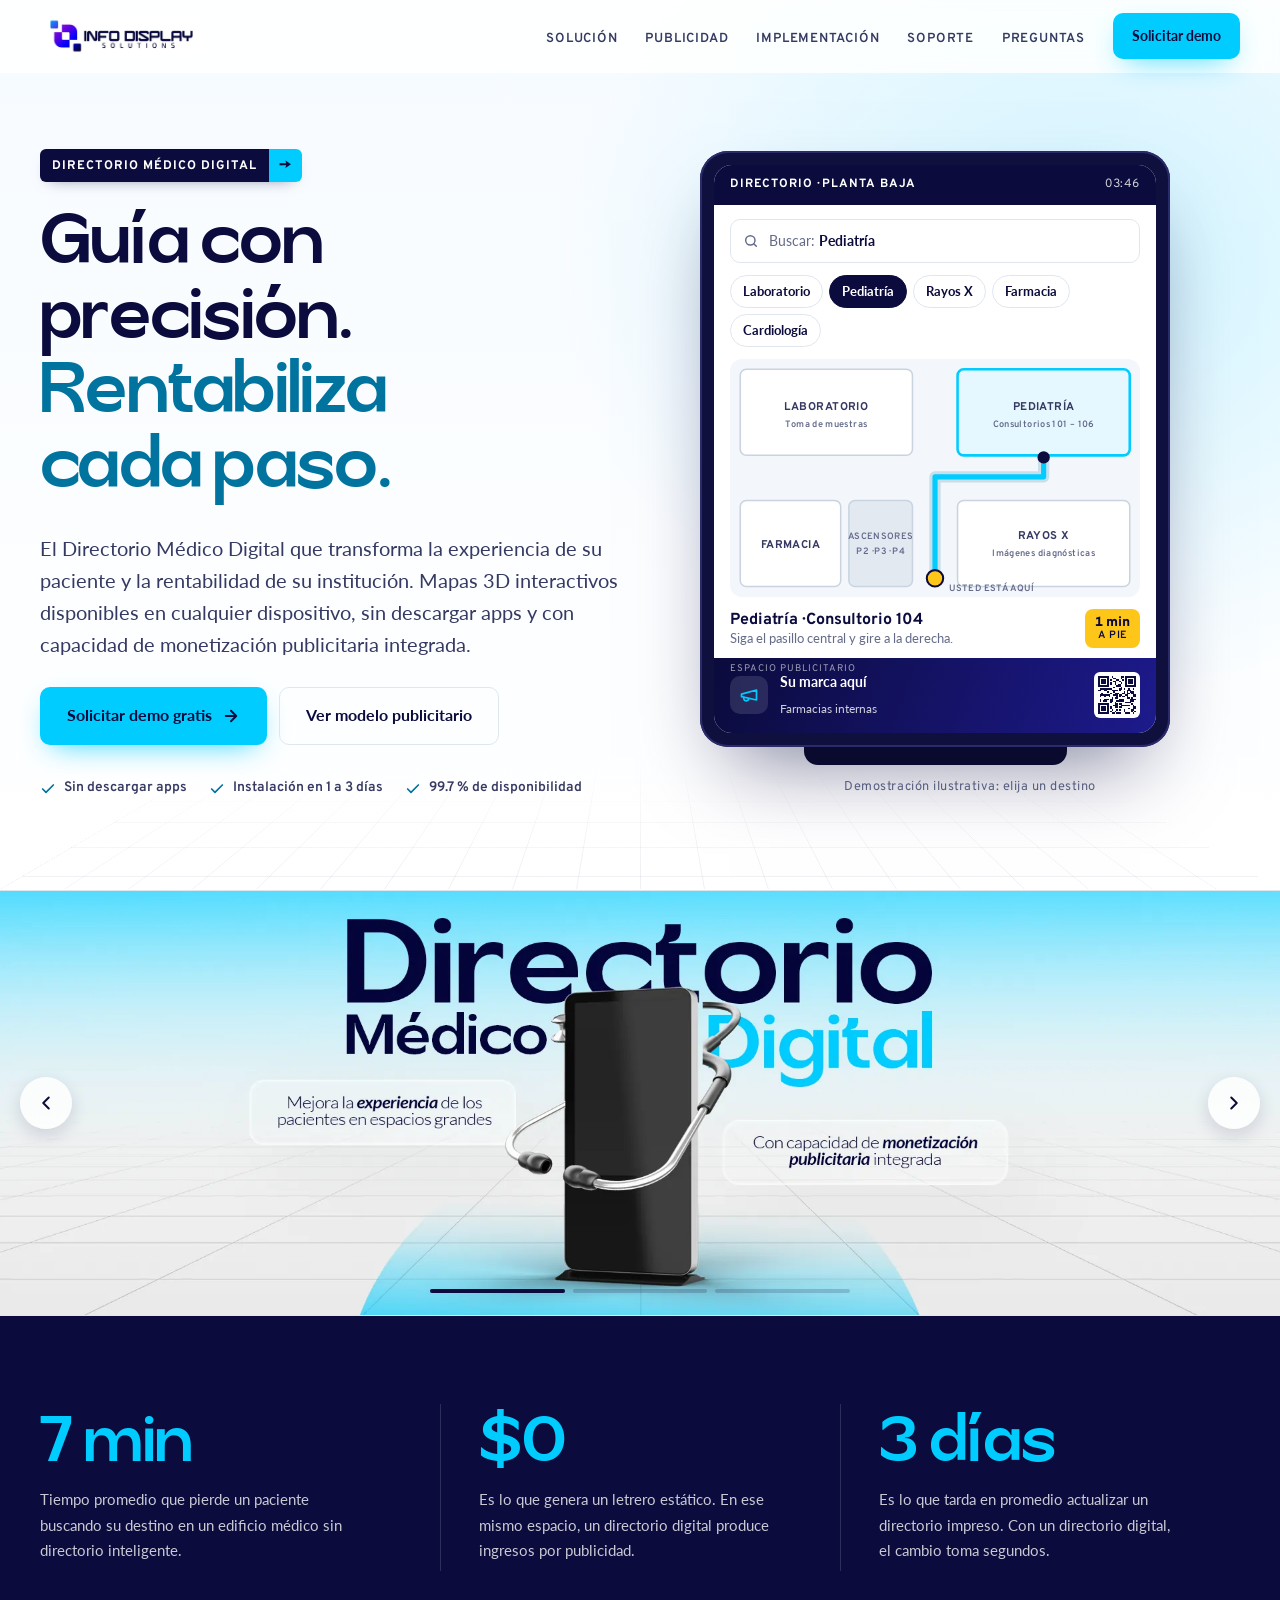
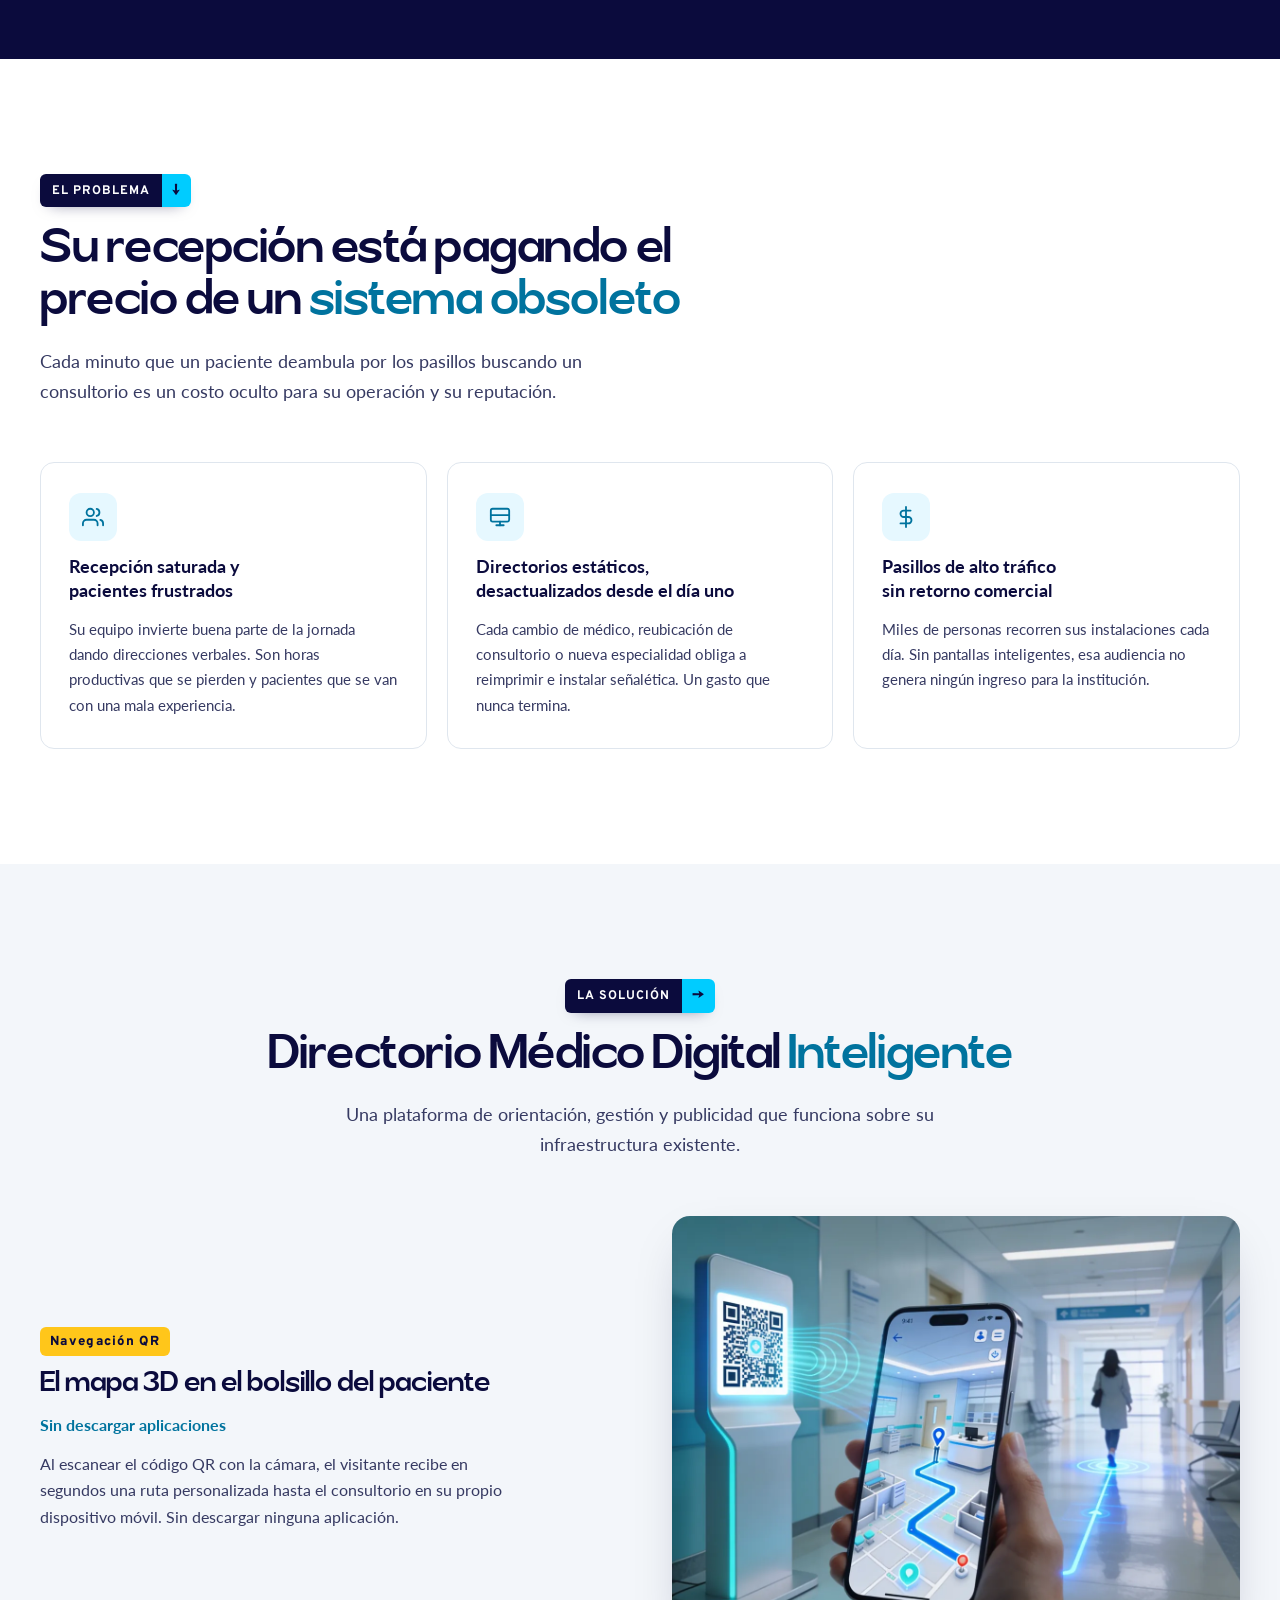
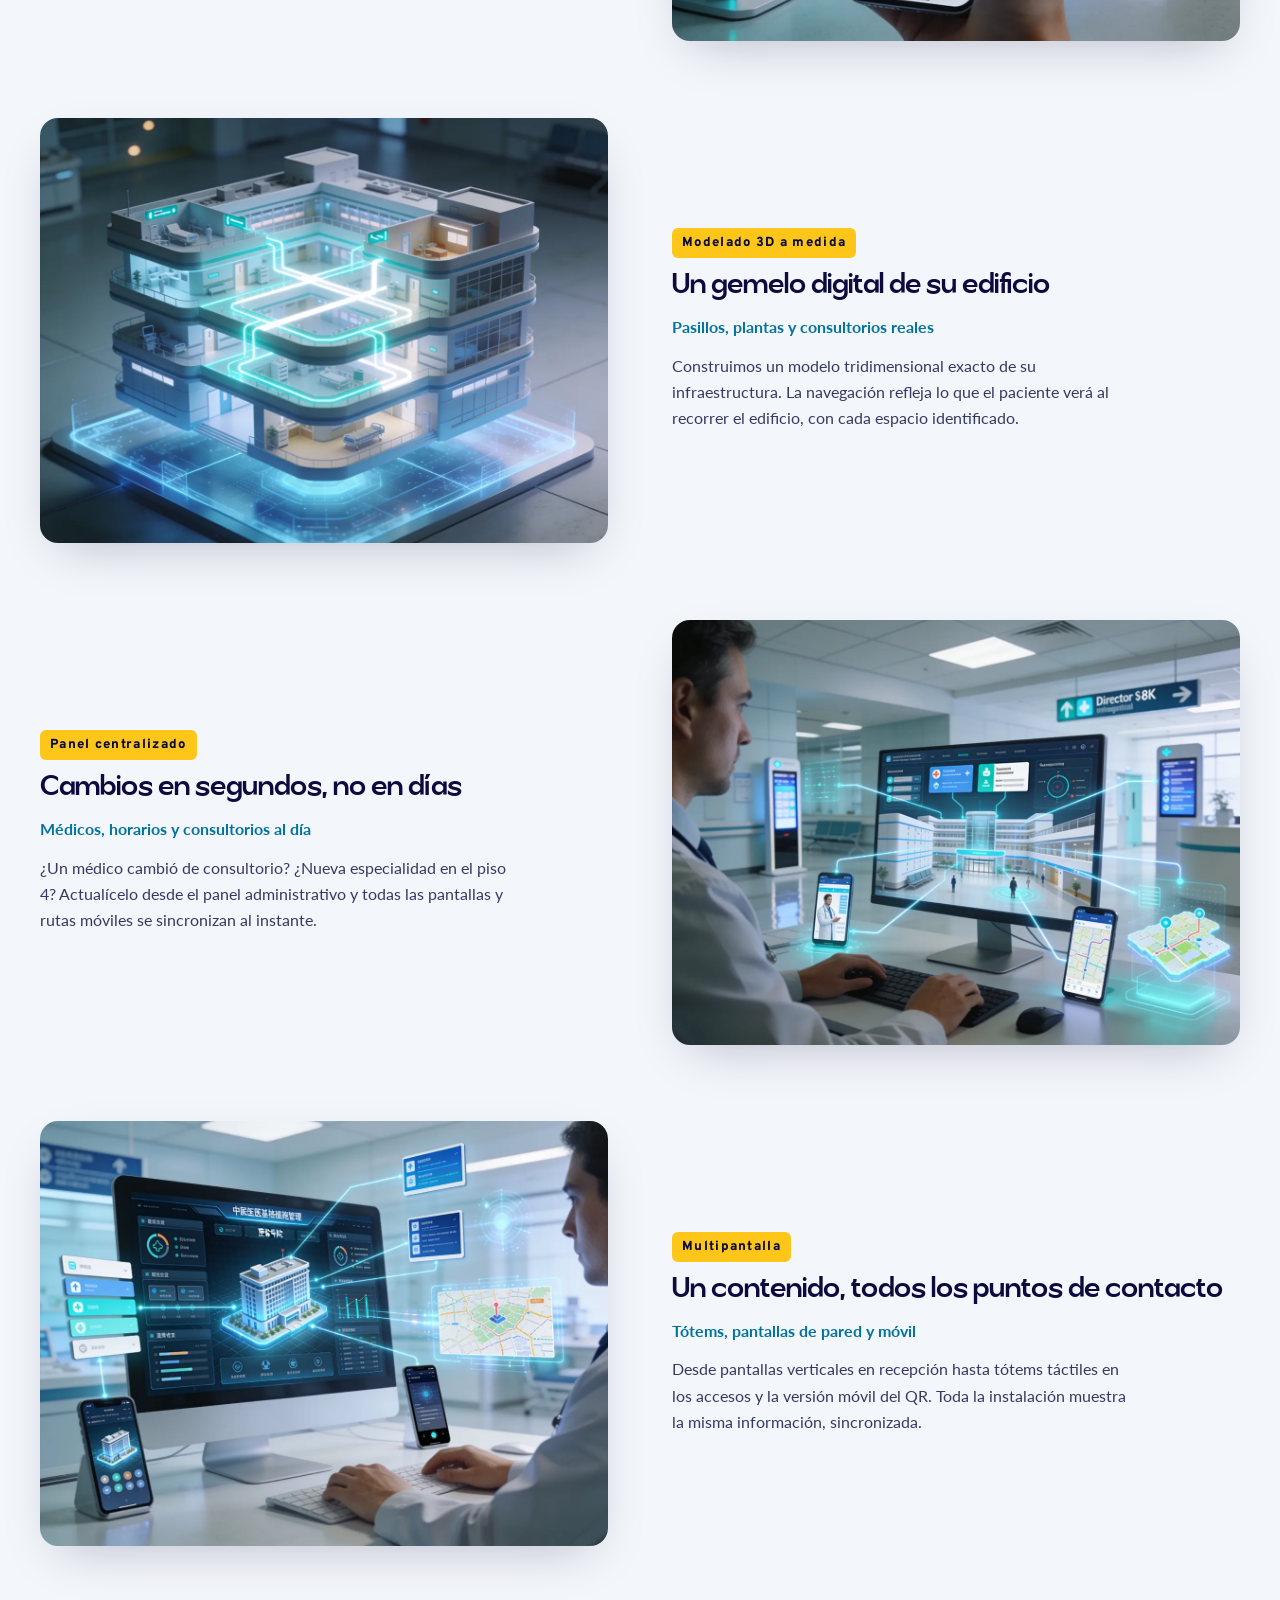
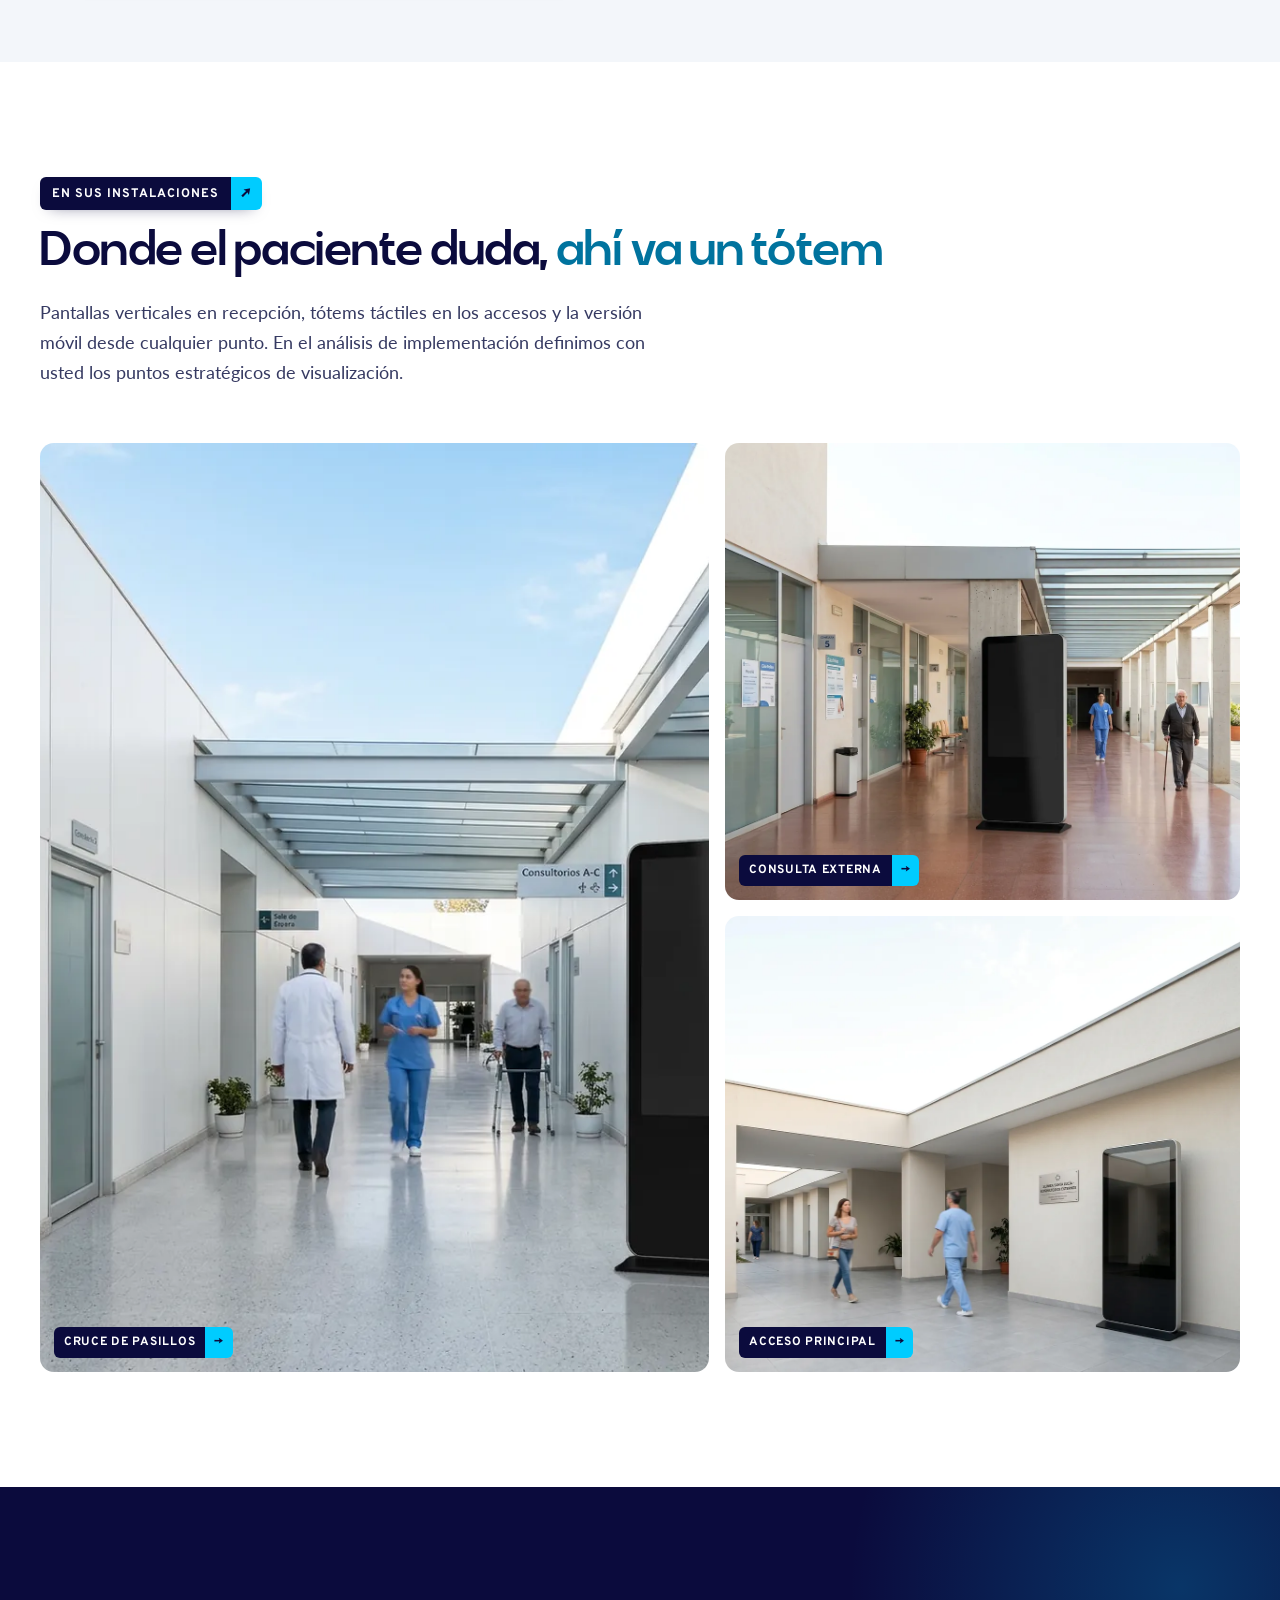
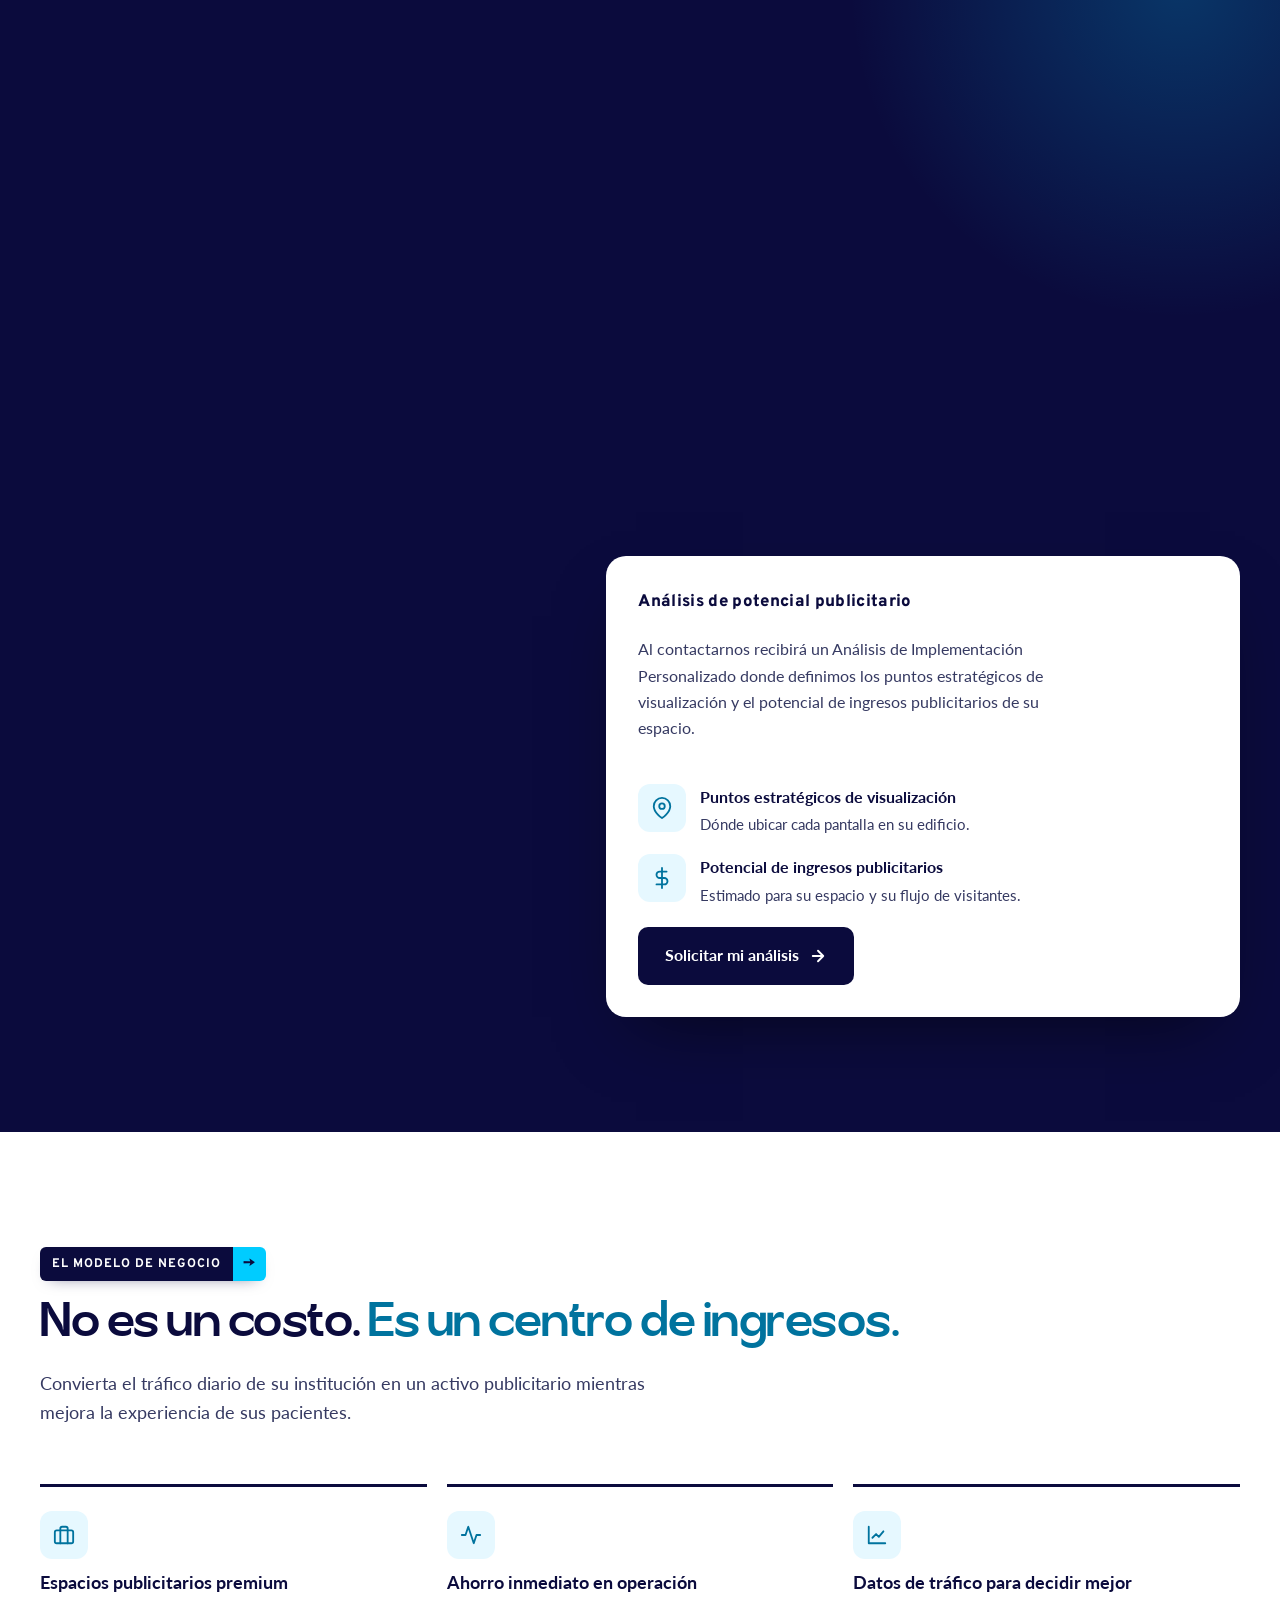
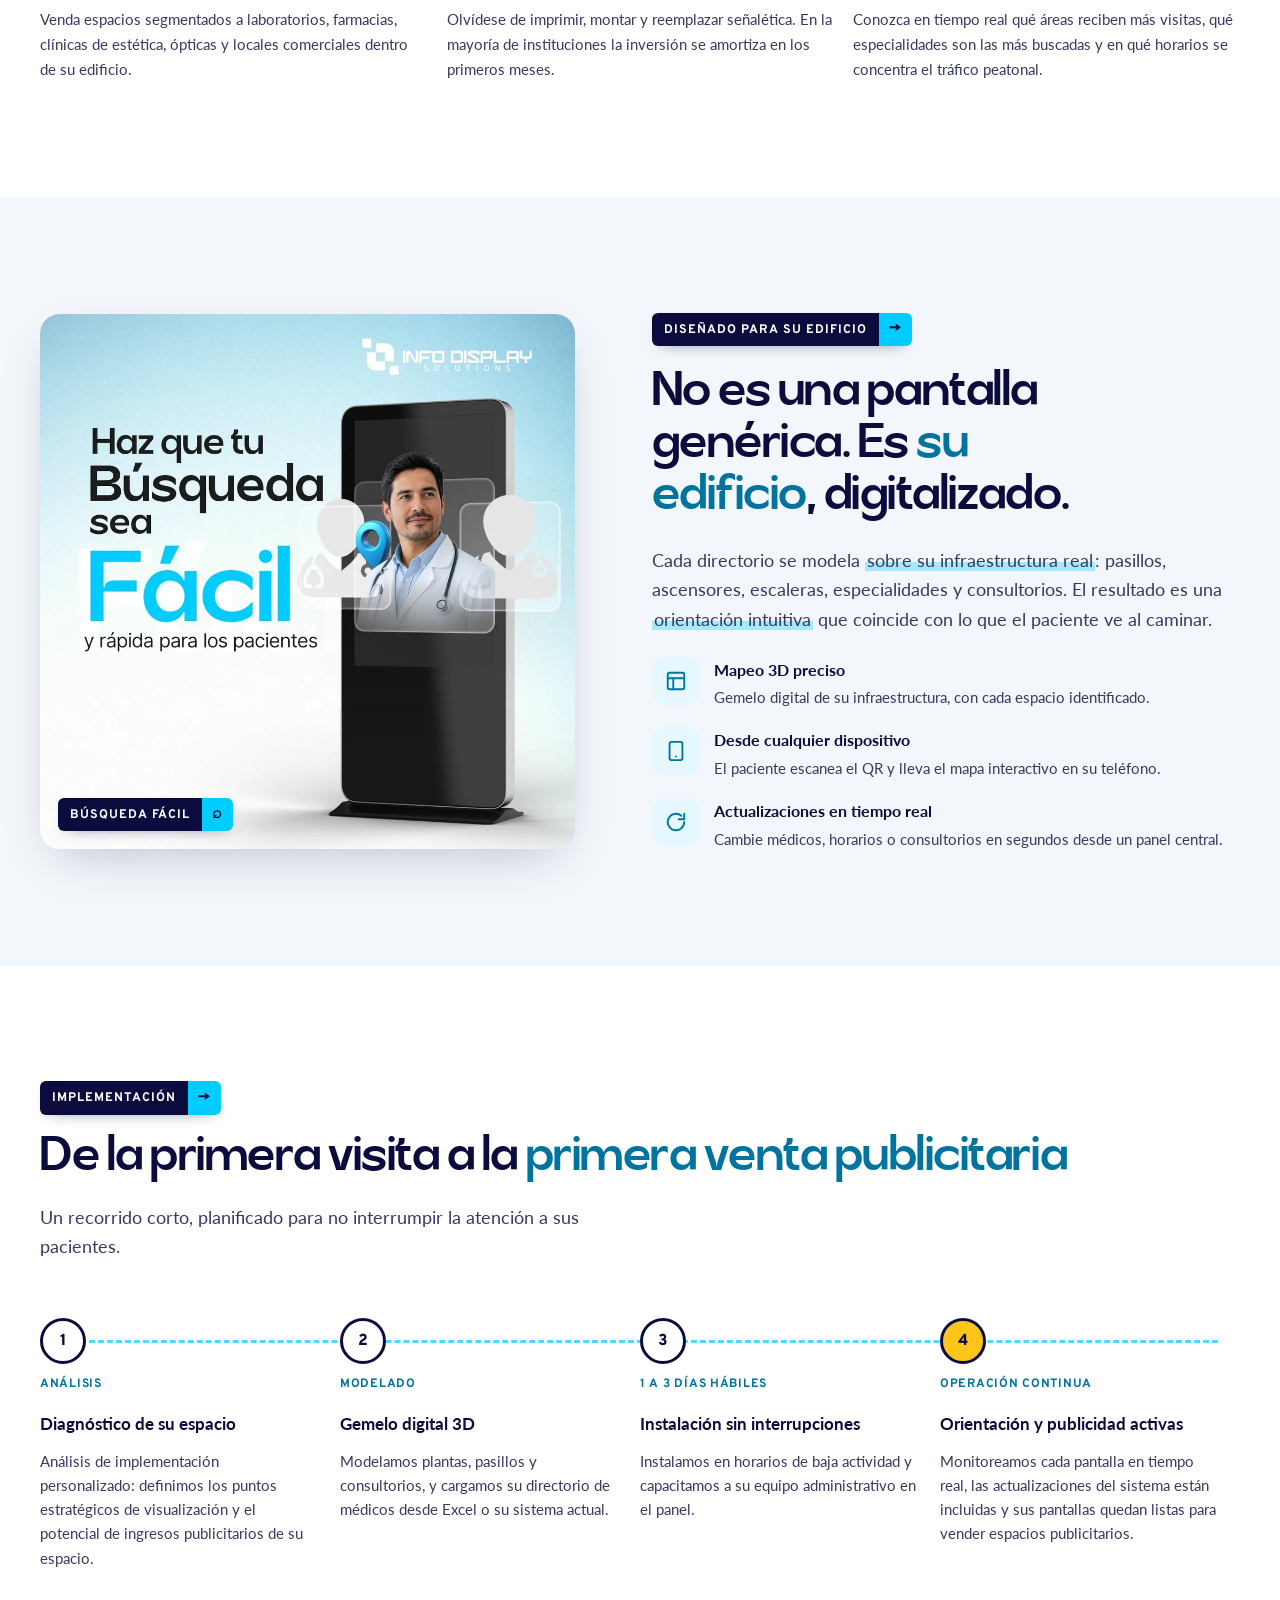
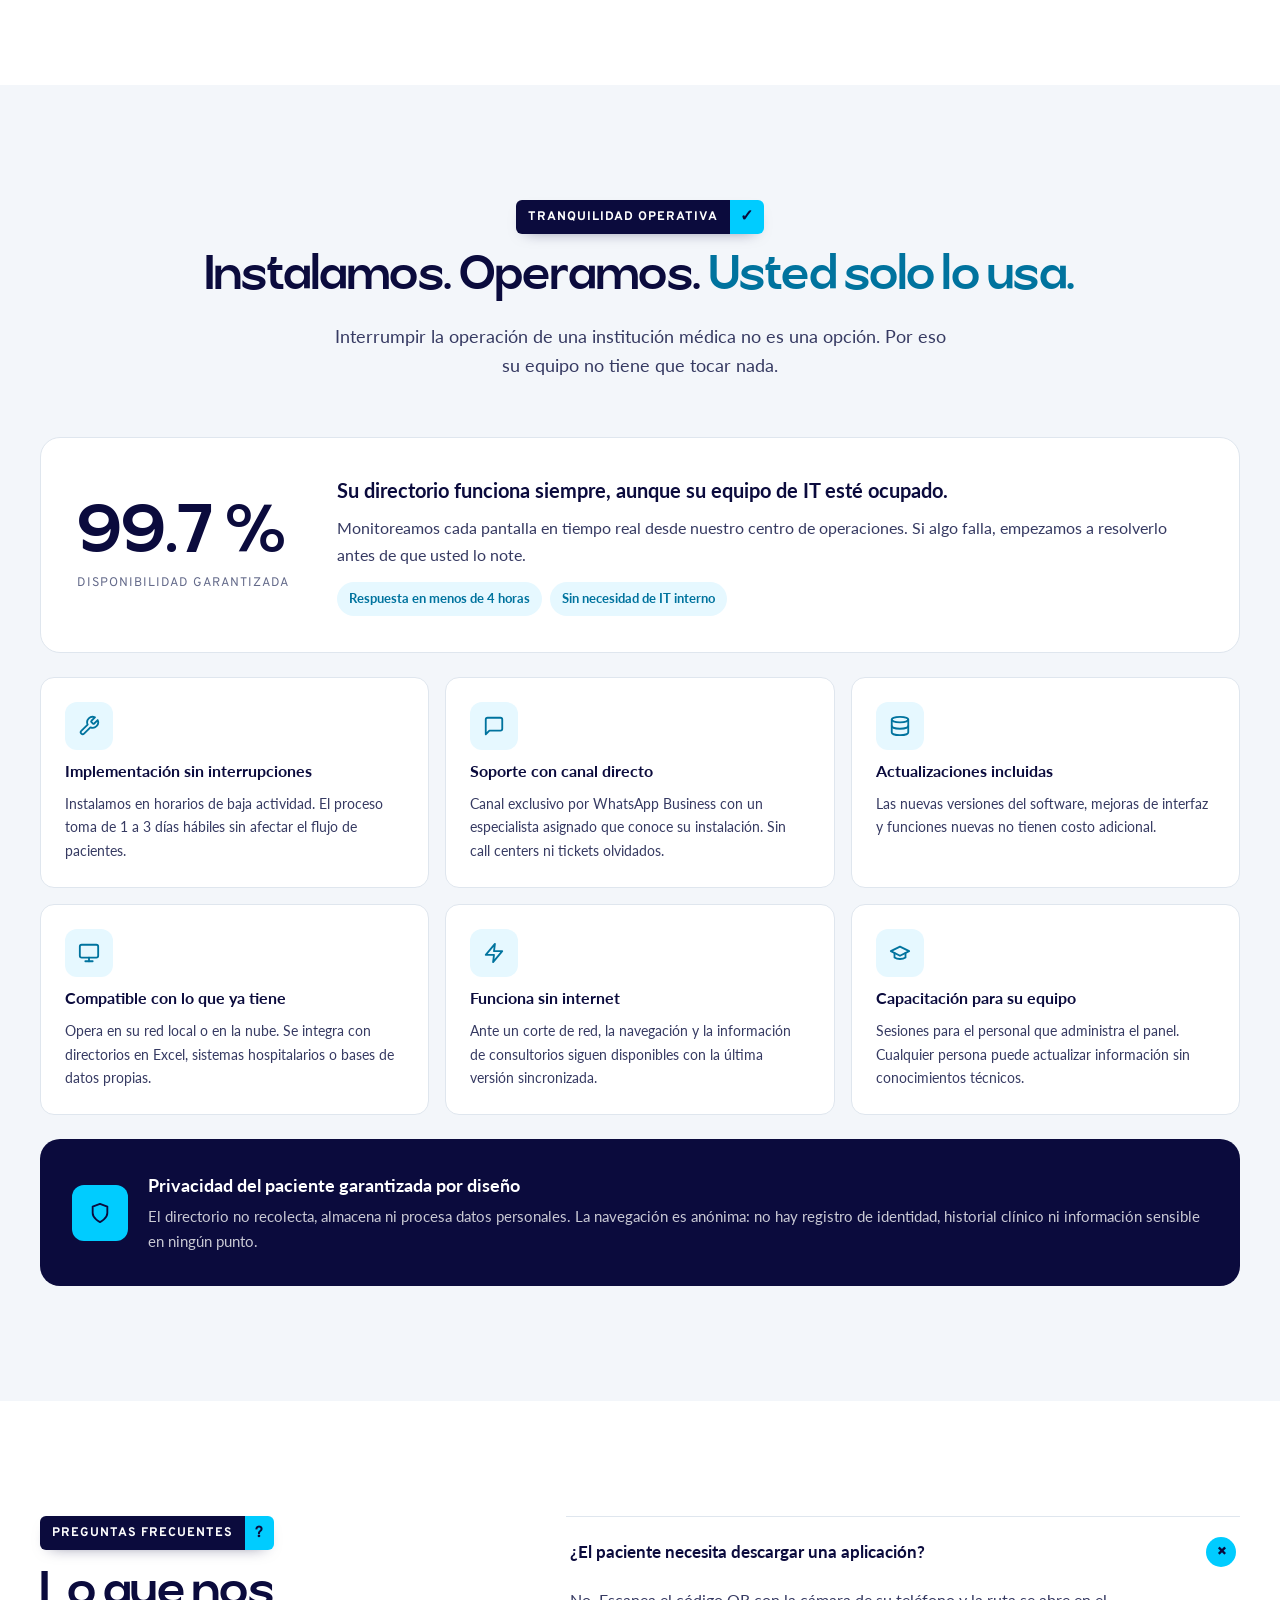
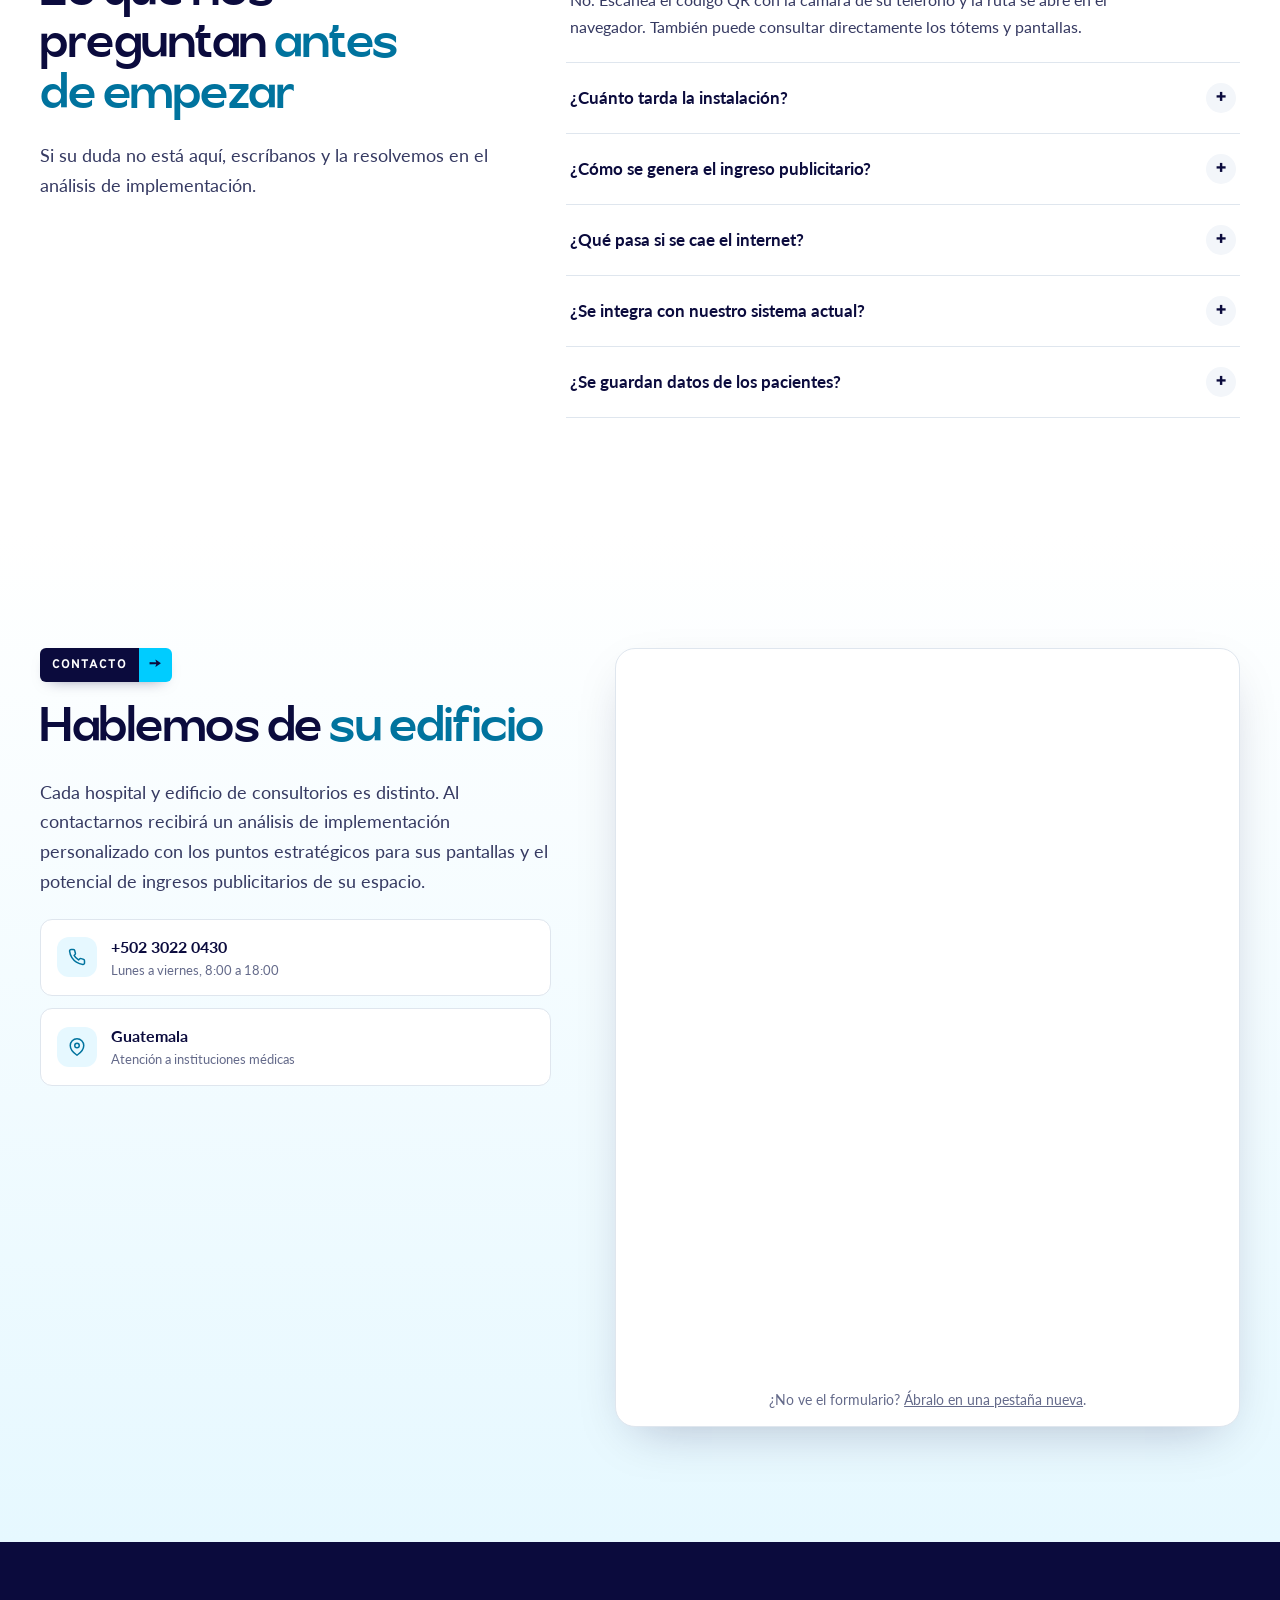
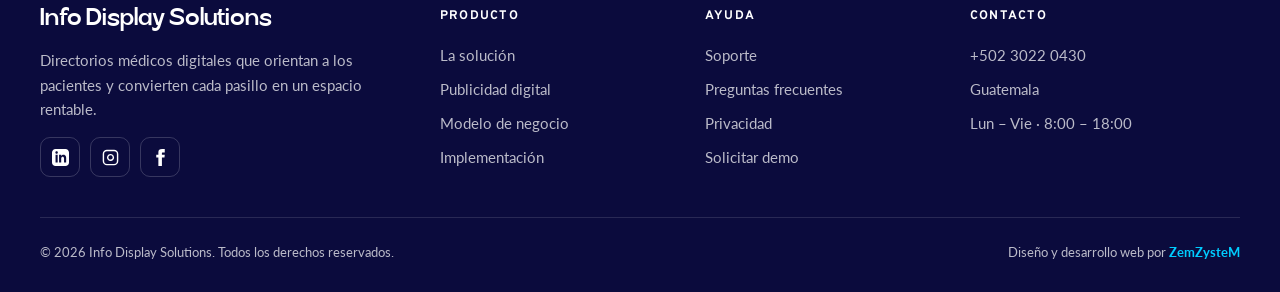
<file: index.html>
<!DOCTYPE html>
<html lang="es">
<head>
  <meta charset="UTF-8">
  <meta name="viewport" content="width=device-width, initial-scale=1.0, viewport-fit=cover">
  <title>Directorio Médico Digital · Info Display Solutions</title>
  <meta name="description" content="Directorio Médico Digital con mapas 3D, rutas por QR y pantallas publicitarias para hospitales y edificios de consultorios en Guatemala. Oriente a sus pacientes y convierta su tráfico en ingresos.">
  <meta name="theme-color" content="#0b0b3d">
  <link rel="canonical" href="https://zemogc.github.io/LandingPageWAY/">

  <meta property="og:type" content="website">
  <meta property="og:locale" content="es_GT">
  <meta property="og:site_name" content="Info Display Solutions">
  <meta property="og:title" content="Directorio Médico Digital · Info Display Solutions">
  <meta property="og:description" content="Wayfinding 3D, rutas por QR y publicidad digital para instituciones médicas.">
  <meta property="og:url" content="https://zemogc.github.io/LandingPageWAY/">
  <meta property="og:image" content="https://zemogc.github.io/LandingPageWAY/assets/img/og-image.jpg">
  <meta property="og:image:width" content="1200">
  <meta property="og:image:height" content="630">
  <meta name="twitter:card" content="summary_large_image">

  <link rel="icon" href="assets/img/favicon.png" type="image/png">
  <link rel="apple-touch-icon" href="assets/img/apple-touch-icon.png">

  <link rel="preconnect" href="https://fonts.googleapis.com">
  <link rel="preconnect" href="https://fonts.gstatic.com" crossorigin>
  <link href="https://fonts.googleapis.com/css2?family=Lato:ital,wght@0,400;0,700;0,900;1,400&family=Overpass:wght@600;700;800&display=swap" rel="stylesheet">
  <link rel="preload" href="fonts/Ragonte-Regular.woff2" as="font" type="font/woff2" crossorigin>
  <link rel="preload" href="assets/img/banner-1.webp" as="image">
  <link rel="stylesheet" href="assets/css/styles.css">
  <script>document.documentElement.classList.add('js');</script>

  <script type="application/ld+json">
  {
    "@context": "https://schema.org",
    "@type": "Organization",
    "name": "Info Display Solutions",
    "url": "https://zemogc.github.io/LandingPageWAY/",
    "logo": "https://zemogc.github.io/LandingPageWAY/assets/img/logotipo.webp",
    "description": "Directorios médicos digitales con navegación 3D y monetización publicitaria.",
    "telephone": "+502 3022 0430",
    "address": { "@type": "PostalAddress", "addressCountry": "GT" },
    "sameAs": [
      "https://www.linkedin.com/company/info-display-solutions/",
      "https://www.instagram.com/info.display",
      "https://www.facebook.com/share/1HtdaE6RXj/"
    ]
  }
  </script>
</head>
<body>
  <a class="skip-link" href="#main">Saltar al contenido</a>

  <!-- NAVEGACIÓN -->
  <header class="site-nav" id="siteNav">
    <div class="wrap nav-inner">
      <a class="nav-logo" href="#inicio" aria-label="Info Display Solutions, inicio">
        <img src="assets/img/logotipo.webp" alt="Info Display Solutions" width="163" height="40">
      </a>
      <button class="nav-toggle" id="navToggle" aria-expanded="false" aria-controls="navLinks" aria-label="Abrir menú">
        <svg viewBox="0 0 24 24" fill="none" stroke="currentColor" stroke-width="2" stroke-linecap="round"><path d="M4 7h16M4 12h16M4 17h16"/></svg>
      </button>
      <nav aria-label="Principal">
        <ul class="nav-links" id="navLinks">
          <li><a href="#solucion">Solución</a></li>
          <li><a href="#publicidad">Publicidad</a></li>
          <li><a href="#implementacion">Implementación</a></li>
          <li><a href="#soporte">Soporte</a></li>
          <li><a href="#faq">Preguntas</a></li>
          <li><a href="#contacto" class="btn btn--primary">Solicitar demo</a></li>
        </ul>
      </nav>
    </div>
  </header>

  <main id="main">
    <!-- HERO -->
    <section class="hero" id="inicio">
      <div class="wrap hero-grid">
        <div class="hero-copy">
          <span class="sign"><span>Directorio Médico Digital</span><i aria-hidden="true">→</i></span>
          <h1 class="display">Guía con precisión. <span class="accent">Rentabiliza cada paso.</span></h1>
          <p class="lead">El Directorio Médico Digital que transforma la experiencia de su paciente y la rentabilidad de su institución. Mapas 3D interactivos disponibles en cualquier dispositivo, sin descargar apps y con capacidad de monetización publicitaria integrada.</p>
          <div class="hero-actions">
            <a href="#contacto" class="btn btn--primary">
              Solicitar demo gratis
              <svg viewBox="0 0 24 24" fill="none" stroke="currentColor" stroke-width="2.5" stroke-linecap="round" stroke-linejoin="round"><path d="M5 12h14M12 5l7 7-7 7"/></svg>
            </a>
            <a href="#publicidad" class="btn btn--ghost">Ver modelo publicitario</a>
          </div>
          <ul class="hero-facts">
            <li><svg viewBox="0 0 24 24" fill="none" stroke="currentColor" stroke-width="2.5" stroke-linecap="round" stroke-linejoin="round"><polyline points="20 6 9 17 4 12"/></svg>Sin descargar apps</li>
            <li><svg viewBox="0 0 24 24" fill="none" stroke="currentColor" stroke-width="2.5" stroke-linecap="round" stroke-linejoin="round"><polyline points="20 6 9 17 4 12"/></svg>Instalación en 1 a 3 días</li>
            <li><svg viewBox="0 0 24 24" fill="none" stroke="currentColor" stroke-width="2.5" stroke-linecap="round" stroke-linejoin="round"><polyline points="20 6 9 17 4 12"/></svg>99.7 % de disponibilidad</li>
          </ul>
        </div>

        <!-- Kiosco de demostración -->
        <div>
          <div class="kiosk" id="kiosk">
            <div class="kiosk-screen">
              <div class="kiosk-top">
                <strong>Directorio · Planta baja</strong>
                <span class="kiosk-clock" id="kioskClock">08:00</span>
              </div>
              <div class="kiosk-body">
                <div class="kiosk-search" aria-hidden="true">
                  <svg viewBox="0 0 24 24" fill="none" stroke="currentColor" stroke-width="2.2" stroke-linecap="round"><circle cx="11" cy="11" r="7"/><path d="m20 20-3.5-3.5"/></svg>
                  <span>Buscar: <output id="kioskQuery">Laboratorio</output></span>
                </div>
                <div class="kiosk-chips" role="group" aria-label="Elegir destino de ejemplo">
                  <button class="kiosk-chip" data-dest="lab" aria-pressed="true">Laboratorio</button>
                  <button class="kiosk-chip" data-dest="pedi" aria-pressed="false">Pediatría</button>
                  <button class="kiosk-chip" data-dest="rx" aria-pressed="false">Rayos X</button>
                  <button class="kiosk-chip" data-dest="farm" aria-pressed="false">Farmacia</button>
                  <button class="kiosk-chip" data-dest="cardio" aria-pressed="false">Cardiología</button>
                </div>
                <div class="kiosk-map">
                  <svg viewBox="0 0 400 232" role="img" aria-labelledby="mapTitle">
                    <title id="mapTitle">Plano de planta baja con la ruta hacia el destino elegido</title>
                    <rect x="0" y="0" width="400" height="232" fill="none"/>
                    <rect class="map-room" id="room-lab" x="10" y="10" width="168" height="84" rx="6"/>
                    <rect class="map-room" id="room-pedi" x="222" y="10" width="168" height="84" rx="6"/>
                    <rect class="map-room" id="room-farm" x="10" y="138" width="98" height="84" rx="6"/>
                    <rect class="map-core" id="room-cardio" x="116" y="138" width="62" height="84" rx="6"/>
                    <rect class="map-room" id="room-rx" x="222" y="138" width="168" height="84" rx="6"/>
                    <text class="map-label" x="94" y="50" text-anchor="middle">LABORATORIO</text>
                    <text class="map-label map-label--small" x="94" y="66" text-anchor="middle">Toma de muestras</text>
                    <text class="map-label" x="306" y="50" text-anchor="middle">PEDIATRÍA</text>
                    <text class="map-label map-label--small" x="306" y="66" text-anchor="middle">Consultorios 101 – 106</text>
                    <text class="map-label" x="59" y="184" text-anchor="middle">FARMACIA</text>
                    <text class="map-label map-label--small" x="147" y="176" text-anchor="middle">ASCENSORES</text>
                    <text class="map-label map-label--small" x="147" y="190" text-anchor="middle">P2 · P3 · P4</text>
                    <text class="map-label" x="306" y="176" text-anchor="middle">RAYOS X</text>
                    <text class="map-label map-label--small" x="306" y="192" text-anchor="middle">Imágenes diagnósticas</text>
                    <path class="map-route-shadow" id="routeShadow" d=""/>
                    <path class="map-route" id="route" d=""/>
                    <circle class="map-dest" id="dest" cx="94" cy="96" r="6"/>
                    <circle class="map-you-pulse" cx="200" cy="214" r="8"/>
                    <circle class="map-you" cx="200" cy="214" r="8"/>
                    <text class="map-label map-label--small" x="214" y="226">USTED ESTÁ AQUÍ</text>
                  </svg>
                </div>
                <div class="kiosk-result" aria-live="polite">
                  <div>
                    <h3 id="kioskTitle">Laboratorio · Planta baja</h3>
                    <p id="kioskHint">Siga el pasillo central y gire a la izquierda.</p>
                  </div>
                  <div class="kiosk-eta"><span id="kioskEta">1 min</span><small>a pie</small></div>
                </div>
              </div>
              <div class="kiosk-ad">
                <span class="kiosk-ad-tag">Espacio publicitario</span>
                <span class="kiosk-ad-icon" aria-hidden="true">
                  <svg viewBox="0 0 24 24" fill="none" stroke="currentColor" stroke-width="2" stroke-linecap="round" stroke-linejoin="round"><path d="M3 11l18-5v12L3 14v-3z"/><path d="M11.6 16.8a3 3 0 1 1-5.8-1.6"/></svg>
                </span>
                <div class="kiosk-ad-text" id="kioskAd">
                  <strong>Su marca aquí</strong>
                  <span>Laboratorios farmacéuticos</span>
                </div>
                <div class="kiosk-qr" title="Escanee para llevar la ruta en su teléfono"><canvas id="kioskQr" width="25" height="25" aria-hidden="true"></canvas></div>
              </div>
            </div>
          </div>
          <p class="kiosk-caption">Demostración ilustrativa: elija un destino</p>
        </div>
      </div>
    </section>

    <!-- CARRUSEL -->
    <section class="banners" aria-label="Galería del Directorio Médico Digital">
      <div class="carousel" id="heroCarousel" style="--autoplay: 6s">
        <div class="slide active">
          <img src="assets/img/banner-1.webp" alt="Directorio Médico Digital: mejora la experiencia de los pacientes en espacios grandes, con monetización publicitaria integrada" width="1920" height="640">
        </div>
        <div class="slide">
          <img src="assets/img/banner-2.webp" alt="Directorio Médico Digital, imagen promocional 2" width="1920" height="640" loading="lazy">
        </div>
        <div class="slide">
          <img src="assets/img/banner-3.webp" alt="Directorio Médico Digital, imagen promocional 3" width="1920" height="640" loading="lazy">
        </div>
        <button class="carousel-arrow carousel-prev" aria-label="Imagen anterior">
          <svg viewBox="0 0 24 24"><polyline points="15 18 9 12 15 6"/></svg>
        </button>
        <button class="carousel-arrow carousel-next" aria-label="Imagen siguiente">
          <svg viewBox="0 0 24 24"><polyline points="9 18 15 12 9 6"/></svg>
        </button>
        <div class="carousel-dots">
          <button class="carousel-dot active" aria-label="Ver imagen 1"></button>
          <button class="carousel-dot" aria-label="Ver imagen 2"></button>
          <button class="carousel-dot" aria-label="Ver imagen 3"></button>
        </div>
      </div>
    </section>

    <!-- CIFRAS -->
    <section class="stats" aria-label="El costo de no tener un directorio digital">
      <div class="wrap stats-grid">
        <div class="stat reveal">
          <div class="stat-number">7 min</div>
          <p class="stat-label">Tiempo promedio que pierde un paciente buscando su destino en un edificio médico sin directorio inteligente.</p>
        </div>
        <div class="stat reveal">
          <div class="stat-number">$0</div>
          <p class="stat-label">Es lo que genera un letrero estático. En ese mismo espacio, un directorio digital produce ingresos por publicidad.</p>
        </div>
        <div class="stat reveal">
          <div class="stat-number">3 días</div>
          <p class="stat-label">Es lo que tarda en promedio actualizar un directorio impreso. Con un directorio digital, el cambio toma segundos.</p>
        </div>
      </div>
    </section>

    <!-- PROBLEMA -->
    <section class="problem" id="problema">
      <div class="wrap">
        <div class="section-head reveal">
          <span class="sign"><span>El problema</span><i aria-hidden="true">↓</i></span>
          <h2 class="section-title">Su recepción está pagando el precio de un <em>sistema obsoleto</em></h2>
          <p class="lead">Cada minuto que un paciente deambula por los pasillos buscando un consultorio es un costo oculto para su operación y su reputación.</p>
        </div>
        <div class="problem-grid">
          <article class="problem-card reveal">
            <span class="icon-tile"><svg viewBox="0 0 24 24"><path d="M17 21v-2a4 4 0 0 0-4-4H5a4 4 0 0 0-4 4v2"/><circle cx="9" cy="7" r="4"/><path d="M23 21v-2a4 4 0 0 0-3-3.87"/><path d="M16 3.13a4 4 0 0 1 0 7.75"/></svg></span>
            <h3>Recepción saturada y pacientes frustrados</h3>
            <p>Su equipo invierte buena parte de la jornada dando direcciones verbales. Son horas productivas que se pierden y pacientes que se van con una mala experiencia.</p>
          </article>
          <article class="problem-card reveal">
            <span class="icon-tile"><svg viewBox="0 0 24 24"><rect x="2" y="3" width="20" height="14" rx="2"/><line x1="8" y1="21" x2="16" y2="21"/><line x1="12" y1="17" x2="12" y2="21"/><line x1="2" y1="10" x2="22" y2="10"/></svg></span>
            <h3>Directorios estáticos, desactualizados desde el día uno</h3>
            <p>Cada cambio de médico, reubicación de consultorio o nueva especialidad obliga a reimprimir e instalar señalética. Un gasto que nunca termina.</p>
          </article>
          <article class="problem-card reveal">
            <span class="icon-tile"><svg viewBox="0 0 24 24"><line x1="12" y1="1" x2="12" y2="23"/><path d="M17 5H9.5a3.5 3.5 0 0 0 0 7h5a3.5 3.5 0 0 1 0 7H6"/></svg></span>
            <h3>Pasillos de alto tráfico sin retorno comercial</h3>
            <p>Miles de personas recorren sus instalaciones cada día. Sin pantallas inteligentes, esa audiencia no genera ningún ingreso para la institución.</p>
          </article>
        </div>
      </div>
    </section>

    <!-- SOLUCIÓN -->
    <section class="solution" id="solucion">
      <div class="wrap">
        <div class="section-head section-head--center reveal">
          <span class="sign"><span>La solución</span><i aria-hidden="true">→</i></span>
          <h2 class="section-title">Directorio Médico Digital <em>Inteligente</em></h2>
          <p class="lead">Una plataforma de orientación, gestión y publicidad que funciona sobre su infraestructura existente.</p>
        </div>
        <div class="steps">
          <div class="step reveal">
            <div class="step-text">
              <span class="step-index">Navegación QR</span>
              <h3>El mapa 3D en el bolsillo del paciente</h3>
              <p class="step-sub">Sin descargar aplicaciones</p>
              <p>Al escanear el código QR con la cámara, el visitante recibe en segundos una ruta personalizada hasta el consultorio en su propio dispositivo móvil. Sin descargar ninguna aplicación.</p>
            </div>
            <div class="step-media"><img src="assets/img/navegacion-qr.webp" alt="Smartphone escaneando el código QR del directorio médico" width="1200" height="898" loading="lazy"></div>
          </div>
          <div class="step reveal">
            <div class="step-text">
              <span class="step-index">Modelado 3D a medida</span>
              <h3>Un gemelo digital de su edificio</h3>
              <p class="step-sub">Pasillos, plantas y consultorios reales</p>
              <p>Construimos un modelo tridimensional exacto de su infraestructura. La navegación refleja lo que el paciente verá al recorrer el edificio, con cada espacio identificado.</p>
            </div>
            <div class="step-media"><img src="assets/img/modelo-3d.webp" alt="Modelo 3D iluminado de un edificio médico con sus plantas y consultorios" width="1200" height="898" loading="lazy"></div>
          </div>
          <div class="step reveal">
            <div class="step-text">
              <span class="step-index">Panel centralizado</span>
              <h3>Cambios en segundos, no en días</h3>
              <p class="step-sub">Médicos, horarios y consultorios al día</p>
              <p>¿Un médico cambió de consultorio? ¿Nueva especialidad en el piso 4? Actualícelo desde el panel administrativo y todas las pantallas y rutas móviles se sincronizan al instante.</p>
            </div>
            <div class="step-media"><img src="assets/img/panel-administrativo.webp" alt="Monitor con el panel administrativo del Directorio Médico Digital" width="1200" height="898" loading="lazy"></div>
          </div>
          <div class="step reveal">
            <div class="step-text">
              <span class="step-index">Multipantalla</span>
              <h3>Un contenido, todos los puntos de contacto</h3>
              <p class="step-sub">Tótems, pantallas de pared y móvil</p>
              <p>Desde pantallas verticales en recepción hasta tótems táctiles en los accesos y la versión móvil del QR. Toda la instalación muestra la misma información, sincronizada.</p>
            </div>
            <div class="step-media"><img src="assets/img/multipantalla.webp" alt="Sistema multipantalla integrado en una instalación médica" width="1200" height="898" loading="lazy"></div>
          </div>
        </div>
      </div>
    </section>

    <!-- EN SITIO -->
    <section class="onsite" aria-labelledby="onsiteTitle">
      <div class="wrap">
        <div class="section-head reveal">
          <span class="sign"><span>En sus instalaciones</span><i aria-hidden="true">↗</i></span>
          <h2 class="section-title" id="onsiteTitle">Donde el paciente duda, <em>ahí va un tótem</em></h2>
          <p class="lead">Pantallas verticales en recepción, tótems táctiles en los accesos y la versión móvil desde cualquier punto. En el análisis de implementación definimos con usted los puntos estratégicos de visualización.</p>
        </div>
        <div class="onsite-grid reveal">
          <figure>
            <img src="assets/img/totem-pasillo.webp" alt="Tótem digital junto a los consultorios en un pasillo hospitalario" width="1100" height="975" loading="lazy">
            <figcaption><span>Cruce de pasillos</span><i aria-hidden="true">→</i></figcaption>
          </figure>
          <figure>
            <img src="assets/img/totem-corredor.webp" alt="Tótem digital en un corredor de consulta externa" width="1100" height="975" loading="lazy">
            <figcaption><span>Consulta externa</span><i aria-hidden="true">→</i></figcaption>
          </figure>
          <figure>
            <img src="assets/img/totem-acceso.webp" alt="Tótem digital en el acceso principal de una clínica" width="1100" height="975" loading="lazy">
            <figcaption><span>Acceso principal</span><i aria-hidden="true">→</i></figcaption>
          </figure>
        </div>
      </div>
    </section>

    <!-- PUBLICIDAD -->
    <section class="ads" id="publicidad">
      <div class="wrap">
        <div class="ads-intro">
          <div class="section-head reveal" style="margin-bottom:0">
            <span class="sign sign--light"><span>Publicidad digital</span><i aria-hidden="true">$</i></span>
            <h2 class="section-title">Su tráfico diario, <em>convertido en ingresos.</em></h2>
          </div>
          <p class="lead reveal">Miles de personas circulan diariamente por sus instalaciones. Con el Directorio Médico Digital, esa audiencia cautiva se convierte en un activo publicitario digital de alto valor, mientras mejora la experiencia de sus pacientes.</p>
        </div>

        <div class="formats">
          <article class="format reveal">
            <div class="format-shape" aria-hidden="true"><b class="on" style="width:34px;height:70px"></b><b style="width:34px;height:70px"></b><b style="width:34px;height:70px"></b></div>
            <span class="format-meta">Ingresos</span>
            <h3>Espacios publicitarios segmentados</h3>
            <p>Venda espacios en sus pantallas a las marcas y comercios que quieren llegar a sus pacientes y visitantes.</p>
          </article>
          <article class="format reveal">
            <div class="format-shape" aria-hidden="true"><b style="width:22px;height:40px"></b><b class="on" style="width:22px;height:70px"></b><b style="width:30px;height:56px;border-radius:6px"></b></div>
            <span class="format-meta">Cobertura</span>
            <h3>Toda su instalación, sincronizada</h3>
            <p>Desde pantallas verticales en recepción hasta tótems táctiles en los accesos, con un solo contenido gestionado desde el panel.</p>
          </article>
          <article class="format reveal">
            <div class="format-shape" aria-hidden="true"><b style="width:22px;height:30px"></b><b style="width:22px;height:46px"></b><b class="on" style="width:22px;height:70px"></b><b style="width:22px;height:52px"></b></div>
            <span class="format-meta">Datos</span>
            <h3>Tráfico medido en tiempo real</h3>
            <p>Qué áreas reciben más visitas, qué especialidades son las más buscadas y en qué horarios se concentra el tráfico peatonal.</p>
          </article>
        </div>

        <div class="advertisers">
          <div class="reveal">
            <h3>Quién puede anunciarse en sus pantallas</h3>
            <p>Comercios y marcas relacionados con la salud y con su edificio.</p>
            <ul class="tags">
              <li>Laboratorios farmacéuticos</li>
              <li>Farmacias internas</li>
              <li>Clínicas de estética</li>
              <li>Ópticas</li>
              <li>Locales comerciales del edificio</li>
            </ul>
          </div>

          <div class="ad-cta reveal">
            <div class="ad-cta-head">
              <h3>Análisis de potencial publicitario</h3>
            </div>
            <p class="lead">Al contactarnos recibirá un Análisis de Implementación Personalizado donde definimos los puntos estratégicos de visualización y el potencial de ingresos publicitarios de su espacio.</p>
            <ul class="check-list">
              <li><span class="icon-tile"><svg viewBox="0 0 24 24"><path d="M21 10c0 7-9 13-9 13s-9-6-9-13a9 9 0 0 1 18 0z"/><circle cx="12" cy="10" r="3"/></svg></span><div><h4>Puntos estratégicos de visualización</h4><p>Dónde ubicar cada pantalla en su edificio.</p></div></li>
              <li><span class="icon-tile"><svg viewBox="0 0 24 24"><line x1="12" y1="1" x2="12" y2="23"/><path d="M17 5H9.5a3.5 3.5 0 0 0 0 7h5a3.5 3.5 0 0 1 0 7H6"/></svg></span><div><h4>Potencial de ingresos publicitarios</h4><p>Estimado para su espacio y su flujo de visitantes.</p></div></li>
            </ul>
            <a href="#contacto" class="btn btn--dark">Solicitar mi análisis
              <svg viewBox="0 0 24 24" fill="none" stroke="currentColor" stroke-width="2.5" stroke-linecap="round" stroke-linejoin="round"><path d="M5 12h14M12 5l7 7-7 7"/></svg>
            </a>
          </div>
        </div>
      </div>
    </section>

    <!-- MODELO DE NEGOCIO -->
    <section class="roi" id="roi">
      <div class="wrap">
        <div class="section-head reveal">
          <span class="sign"><span>El modelo de negocio</span><i aria-hidden="true">→</i></span>
          <h2 class="section-title">No es un costo. <em>Es un centro de ingresos.</em></h2>
          <p class="lead">Convierta el tráfico diario de su institución en un activo publicitario mientras mejora la experiencia de sus pacientes.</p>
        </div>
        <div class="roi-grid">
          <article class="roi-card reveal">
            <span class="icon-tile"><svg viewBox="0 0 24 24"><rect x="2" y="7" width="20" height="14" rx="2"/><path d="M16 21V5a2 2 0 0 0-2-2h-4a2 2 0 0 0-2 2v16"/></svg></span>
            <h3>Espacios publicitarios premium</h3>
            <p>Venda espacios segmentados a laboratorios, farmacias, clínicas de estética, ópticas y locales comerciales dentro de su edificio.</p>
          </article>
          <article class="roi-card reveal">
            <span class="icon-tile"><svg viewBox="0 0 24 24"><polyline points="22 12 18 12 15 21 9 3 6 12 2 12"/></svg></span>
            <h3>Ahorro inmediato en operación</h3>
            <p>Olvídese de imprimir, montar y reemplazar señalética. En la mayoría de instituciones la inversión se amortiza en los primeros meses.</p>
          </article>
          <article class="roi-card reveal">
            <span class="icon-tile"><svg viewBox="0 0 24 24"><path d="M3 3v18h18"/><path d="M7 15l4-4 3 3 5-6"/></svg></span>
            <h3>Datos de tráfico para decidir mejor</h3>
            <p>Conozca en tiempo real qué áreas reciben más visitas, qué especialidades son las más buscadas y en qué horarios se concentra el tráfico peatonal.</p>
          </article>
        </div>
      </div>
    </section>

    <!-- SHOWCASE -->
    <section class="showcase">
      <div class="wrap showcase-grid">
        <div class="showcase-media reveal">
          <img src="assets/img/busqueda-facil.webp" alt="Búsqueda fácil y rápida de consultorios en el directorio" width="1000" height="1000" loading="lazy">
          <span class="sign"><span>Búsqueda fácil</span><i aria-hidden="true">⌕</i></span>
        </div>
        <div class="showcase-text reveal">
          <span class="sign"><span>Diseñado para su edificio</span><i aria-hidden="true">→</i></span>
          <h2 class="section-title">No es una pantalla genérica. Es <em>su edificio</em>, digitalizado.</h2>
          <p class="lead">Cada directorio se modela <mark>sobre su infraestructura real</mark>: pasillos, ascensores, escaleras, especialidades y consultorios. El resultado es una <mark>orientación intuitiva</mark> que coincide con lo que el paciente ve al caminar.</p>
          <ul class="check-list">
            <li>
              <span class="icon-tile"><svg viewBox="0 0 24 24"><rect x="3" y="3" width="18" height="18" rx="2"/><path d="M3 9h18"/><path d="M9 21V9"/></svg></span>
              <div><h4>Mapeo 3D preciso</h4><p>Gemelo digital de su infraestructura, con cada espacio identificado.</p></div>
            </li>
            <li>
              <span class="icon-tile"><svg viewBox="0 0 24 24"><rect x="5" y="2" width="14" height="20" rx="2"/><line x1="12" y1="18" x2="12.01" y2="18"/></svg></span>
              <div><h4>Desde cualquier dispositivo</h4><p>El paciente escanea el QR y lleva el mapa interactivo en su teléfono.</p></div>
            </li>
            <li>
              <span class="icon-tile"><svg viewBox="0 0 24 24"><path d="M21 12a9 9 0 1 1-3-6.7"/><polyline points="21 3 21 9 15 9"/></svg></span>
              <div><h4>Actualizaciones en tiempo real</h4><p>Cambie médicos, horarios o consultorios en segundos desde un panel central.</p></div>
            </li>
          </ul>
        </div>
      </div>
    </section>

    <!-- IMPLEMENTACIÓN -->
    <section class="implementation" id="implementacion">
      <div class="wrap">
        <div class="section-head reveal">
          <span class="sign"><span>Implementación</span><i aria-hidden="true">→</i></span>
          <h2 class="section-title">De la primera visita a la <em>primera venta publicitaria</em></h2>
          <p class="lead">Un recorrido corto, planificado para no interrumpir la atención a sus pacientes.</p>
        </div>
        <ol class="route-steps">
          <li class="reveal">
            <span class="route-dot" aria-hidden="true"></span>
            <span class="route-time">Análisis</span>
            <h3>Diagnóstico de su espacio</h3>
            <p>Análisis de implementación personalizado: definimos los puntos estratégicos de visualización y el potencial de ingresos publicitarios de su espacio.</p>
          </li>
          <li class="reveal">
            <span class="route-dot" aria-hidden="true"></span>
            <span class="route-time">Modelado</span>
            <h3>Gemelo digital 3D</h3>
            <p>Modelamos plantas, pasillos y consultorios, y cargamos su directorio de médicos desde Excel o su sistema actual.</p>
          </li>
          <li class="reveal">
            <span class="route-dot" aria-hidden="true"></span>
            <span class="route-time">1 a 3 días hábiles</span>
            <h3>Instalación sin interrupciones</h3>
            <p>Instalamos en horarios de baja actividad y capacitamos a su equipo administrativo en el panel.</p>
          </li>
          <li class="reveal">
            <span class="route-dot" aria-hidden="true"></span>
            <span class="route-time">Operación continua</span>
            <h3>Orientación y publicidad activas</h3>
            <p>Monitoreamos cada pantalla en tiempo real, las actualizaciones del sistema están incluidas y sus pantallas quedan listas para vender espacios publicitarios.</p>
          </li>
        </ol>
      </div>
    </section>

    <!-- SOPORTE -->
    <section class="support" id="soporte">
      <div class="wrap">
        <div class="section-head section-head--center reveal">
          <span class="sign"><span>Tranquilidad operativa</span><i aria-hidden="true">✓</i></span>
          <h2 class="section-title">Instalamos. Operamos. <em>Usted solo lo usa.</em></h2>
          <p class="lead">Interrumpir la operación de una institución médica no es una opción. Por eso su equipo no tiene que tocar nada.</p>
        </div>

        <div class="uptime reveal">
          <div class="uptime-num">99.7 %<small>Disponibilidad garantizada</small></div>
          <div>
            <h3>Su directorio funciona siempre, aunque su equipo de IT esté ocupado.</h3>
            <p>Monitoreamos cada pantalla en tiempo real desde nuestro centro de operaciones. Si algo falla, empezamos a resolverlo antes de que usted lo note.</p>
            <ul class="pills"><li>Respuesta en menos de 4 horas</li><li>Sin necesidad de IT interno</li></ul>
          </div>
        </div>

        <div class="support-grid">
          <article class="support-card reveal">
            <span class="icon-tile"><svg viewBox="0 0 24 24"><path d="M14.7 6.3a1 1 0 0 0 0 1.4l1.6 1.6a1 1 0 0 0 1.4 0l3.77-3.77a6 6 0 0 1-7.94 7.94l-6.91 6.91a2.12 2.12 0 0 1-3-3l6.91-6.91a6 6 0 0 1 7.94-7.94l-3.76 3.76z"/></svg></span>
            <h3>Implementación sin interrupciones</h3>
            <p>Instalamos en horarios de baja actividad. El proceso toma de 1 a 3 días hábiles sin afectar el flujo de pacientes.</p>
          </article>
          <article class="support-card reveal">
            <span class="icon-tile"><svg viewBox="0 0 24 24"><path d="M21 15a2 2 0 0 1-2 2H7l-4 4V5a2 2 0 0 1 2-2h14a2 2 0 0 1 2 2z"/></svg></span>
            <h3>Soporte con canal directo</h3>
            <p>Canal exclusivo por WhatsApp Business con un especialista asignado que conoce su instalación. Sin call centers ni tickets olvidados.</p>
          </article>
          <article class="support-card reveal">
            <span class="icon-tile"><svg viewBox="0 0 24 24"><ellipse cx="12" cy="5" rx="9" ry="3"/><path d="M21 12c0 1.66-4 3-9 3s-9-1.34-9-3"/><path d="M3 5v14c0 1.66 4 3 9 3s9-1.34 9-3V5"/></svg></span>
            <h3>Actualizaciones incluidas</h3>
            <p>Las nuevas versiones del software, mejoras de interfaz y funciones nuevas no tienen costo adicional.</p>
          </article>
          <article class="support-card reveal">
            <span class="icon-tile"><svg viewBox="0 0 24 24"><rect x="2" y="3" width="20" height="14" rx="2"/><path d="M8 21h8"/><path d="M12 17v4"/></svg></span>
            <h3>Compatible con lo que ya tiene</h3>
            <p>Opera en su red local o en la nube. Se integra con directorios en Excel, sistemas hospitalarios o bases de datos propias.</p>
          </article>
          <article class="support-card reveal">
            <span class="icon-tile"><svg viewBox="0 0 24 24"><path d="M13 2L3 14h9l-1 8 10-12h-9l1-8z"/></svg></span>
            <h3>Funciona sin internet</h3>
            <p>Ante un corte de red, la navegación y la información de consultorios siguen disponibles con la última versión sincronizada.</p>
          </article>
          <article class="support-card reveal">
            <span class="icon-tile"><svg viewBox="0 0 24 24"><path d="M22 10 12 5 2 10l10 5 10-5z"/><path d="M6 12v5c3 2 9 2 12 0v-5"/></svg></span>
            <h3>Capacitación para su equipo</h3>
            <p>Sesiones para el personal que administra el panel. Cualquier persona puede actualizar información sin conocimientos técnicos.</p>
          </article>
        </div>

        <div class="privacy reveal">
          <span class="icon-tile"><svg viewBox="0 0 24 24"><path d="M12 22s8-4 8-10V5l-8-3-8 3v7c0 6 8 10 8 10z"/></svg></span>
          <div>
            <h3>Privacidad del paciente garantizada por diseño</h3>
            <p>El directorio no recolecta, almacena ni procesa datos personales. La navegación es anónima: no hay registro de identidad, historial clínico ni información sensible en ningún punto.</p>
          </div>
        </div>
      </div>
    </section>

    <!-- FAQ -->
    <section class="faq" id="faq">
      <div class="wrap faq-grid">
        <div class="section-head reveal">
          <span class="sign"><span>Preguntas frecuentes</span><i aria-hidden="true">?</i></span>
          <h2 class="section-title">Lo que nos preguntan <em>antes de empezar</em></h2>
          <p class="lead">Si su duda no está aquí, escríbanos y la resolvemos en el análisis de implementación.</p>
        </div>
        <div class="faq-list reveal">
          <details open>
            <summary>¿El paciente necesita descargar una aplicación?</summary>
            <p>No. Escanea el código QR con la cámara de su teléfono y la ruta se abre en el navegador. También puede consultar directamente los tótems y pantallas.</p>
          </details>
          <details>
            <summary>¿Cuánto tarda la instalación?</summary>
            <p>Entre 1 y 3 días hábiles, en horarios de baja actividad o fuera de horas de atención, sin afectar el flujo de pacientes.</p>
          </details>
          <details>
            <summary>¿Cómo se genera el ingreso publicitario?</summary>
            <p>Usted vende espacios segmentados en sus pantallas a laboratorios farmacéuticos, farmacias internas, clínicas de estética, ópticas y locales comerciales de su edificio. En el análisis de implementación definimos el potencial de ingresos publicitarios de su espacio.</p>
          </details>
          <details>
            <summary>¿Qué pasa si se cae el internet?</summary>
            <p>El directorio sigue funcionando con la última versión sincronizada hasta que el servicio se restablece.</p>
          </details>
          <details>
            <summary>¿Se integra con nuestro sistema actual?</summary>
            <p>Sí. Trabajamos con directorios en Excel, sistemas de gestión hospitalaria o bases de datos propias, con integración asistida por nuestro equipo.</p>
          </details>
          <details>
            <summary>¿Se guardan datos de los pacientes?</summary>
            <p>No. El sistema no recolecta datos personales ni información clínica. La navegación es completamente anónima.</p>
          </details>
        </div>
      </div>
    </section>

    <!-- CONTACTO -->
    <section class="contact" id="contacto">
      <div class="wrap contact-grid">
        <div class="contact-info reveal">
          <span class="sign"><span>Contacto</span><i aria-hidden="true">→</i></span>
          <h2 class="section-title">Hablemos de <em>su edificio</em></h2>
          <p class="lead">Cada hospital y edificio de consultorios es distinto. Al contactarnos recibirá un análisis de implementación personalizado con los puntos estratégicos para sus pantallas y el potencial de ingresos publicitarios de su espacio.</p>
          <ul class="contact-list">
            <li>
              <a href="tel:+50230220430">
                <span class="icon-tile"><svg viewBox="0 0 24 24"><path d="M22 16.92v3a2 2 0 0 1-2.18 2 19.79 19.79 0 0 1-8.63-3.07 19.5 19.5 0 0 1-6-6 19.79 19.79 0 0 1-3.07-8.67A2 2 0 0 1 4.11 2h3a2 2 0 0 1 2 1.72c.13.96.36 1.9.7 2.81a2 2 0 0 1-.45 2.11L8.09 9.91a16 16 0 0 0 6 6l1.27-1.27a2 2 0 0 1 2.11-.45c.91.34 1.85.57 2.81.7A2 2 0 0 1 22 16.92z"/></svg></span>
                <span>+502 3022 0430<small>Lunes a viernes, 8:00 a 18:00</small></span>
              </a>
            </li>
            <li>
              <span>
                <span class="icon-tile"><svg viewBox="0 0 24 24"><path d="M21 10c0 7-9 13-9 13s-9-6-9-13a9 9 0 0 1 18 0z"/><circle cx="12" cy="10" r="3"/></svg></span>
                <span>Guatemala<small>Atención a instituciones médicas</small></span>
              </span>
            </li>
          </ul>
        </div>
        <div class="form-box reveal">
          <iframe src="https://docs.google.com/forms/d/e/1FAIpQLSejkwUxrvFIXNxZ1j2UO7iw53UnCa_BRvZUIWaDOns8jdz87Q/viewform?embedded=true" title="Formulario para solicitar una demo del Directorio Médico Digital" loading="lazy"></iframe>
          <p class="form-fallback">¿No ve el formulario? <a href="https://docs.google.com/forms/d/e/1FAIpQLSejkwUxrvFIXNxZ1j2UO7iw53UnCa_BRvZUIWaDOns8jdz87Q/viewform" target="_blank" rel="noopener noreferrer">Ábralo en una pestaña nueva</a>.</p>
        </div>
      </div>
    </section>
  </main>

  <!-- FOOTER -->
  <footer class="site-footer">
    <div class="wrap">
      <div class="footer-main">
        <div class="footer-brand">
          <div class="footer-logo">Info Display Solutions</div>
          <p>Directorios médicos digitales que orientan a los pacientes y convierten cada pasillo en un espacio rentable.</p>
          <div class="socials">
            <a href="https://www.linkedin.com/company/info-display-solutions/" target="_blank" rel="noopener noreferrer" aria-label="LinkedIn">
              <svg viewBox="0 0 24 24" fill="currentColor"><path d="M19 0h-14c-2.761 0-5 2.239-5 5v14c0 2.761 2.239 5 5 5h14c2.762 0 5-2.239 5-5v-14c0-2.761-2.238-5-5-5zm-11 19h-3v-11h3v11zm-1.5-12.268c-.966 0-1.75-.79-1.75-1.764s.784-1.764 1.75-1.764 1.75.79 1.75 1.764-.783 1.764-1.75 1.764zm13.5 12.268h-3v-5.604c0-3.368-4-3.113-4 0v5.604h-3v-11h3v1.765c1.396-2.586 7-2.777 7 2.476v6.759z"/></svg>
            </a>
            <a href="https://www.instagram.com/info.display" target="_blank" rel="noopener noreferrer" aria-label="Instagram">
              <svg viewBox="0 0 24 24" fill="none" stroke="currentColor" stroke-width="2"><rect x="2" y="2" width="20" height="20" rx="5"/><path d="M16 11.37A4 4 0 1 1 12.63 8 4 4 0 0 1 16 11.37z"/><line x1="17.5" y1="6.5" x2="17.51" y2="6.5"/></svg>
            </a>
            <a href="https://www.facebook.com/share/1HtdaE6RXj/?mibextid=wwXIfr" target="_blank" rel="noopener noreferrer" aria-label="Facebook">
              <svg viewBox="0 0 24 24" fill="currentColor"><path d="M9 8h-3v4h3v12h5v-12h3.642l.358-4h-4v-1.667c0-.955.192-1.333 1.115-1.333h2.885v-5h-3.808c-3.596 0-5.192 1.583-5.192 4.615v3.385z"/></svg>
            </a>
          </div>
        </div>
        <div>
          <h2 class="footer-heading">Producto</h2>
          <ul class="footer-list">
            <li><a href="#solucion">La solución</a></li>
            <li><a href="#publicidad">Publicidad digital</a></li>
            <li><a href="#roi">Modelo de negocio</a></li>
            <li><a href="#implementacion">Implementación</a></li>
          </ul>
        </div>
        <div>
          <h2 class="footer-heading">Ayuda</h2>
          <ul class="footer-list">
            <li><a href="#soporte">Soporte</a></li>
            <li><a href="#faq">Preguntas frecuentes</a></li>
            <li><a href="#soporte">Privacidad</a></li>
            <li><a href="#contacto">Solicitar demo</a></li>
          </ul>
        </div>
        <div>
          <h2 class="footer-heading">Contacto</h2>
          <ul class="footer-list">
            <li><a href="tel:+50230220430">+502 3022 0430</a></li>
            <li>Guatemala</li>
            <li>Lun – Vie · 8:00 – 18:00</li>
          </ul>
        </div>
      </div>
      <div class="footer-bottom">
        <p>© <span id="year">2026</span> Info Display Solutions. Todos los derechos reservados.</p>
        <p>Diseño y desarrollo web por <a href="https://www.instagram.com/zemzystem/" target="_blank" rel="noopener noreferrer">ZemZysteM</a></p>
      </div>
    </div>
  </footer>

  <script src="assets/js/main.js" defer></script>
</body>
</html>
</file>
<file: assets/css/styles.css>
/* Concepto: la página se recorre como un edificio señalizado.
   Cada sección abre con un rótulo de señalética (fondo tinta + flecha cian)
   y el amarillo "Usted está aquí" se reserva para marcar posición y destino. */

@font-face {
  font-family: 'Ragonte';
  src: url('../../fonts/Ragonte-Regular.woff2') format('woff2'),
       url('../../fonts/Ragonte-Regular.woff') format('woff');
  font-weight: 400;
  font-style: normal;
  font-display: swap;
}
@font-face {
  font-family: 'Ragonte';
  src: url('../../fonts/Ragonte-Italic.woff2') format('woff2'),
       url('../../fonts/Ragonte-Italic.woff') format('woff');
  font-weight: 400;
  font-style: italic;
  font-display: swap;
}

:root {
  /* Color: tinta del logotipo + cian del cliente + amarillo de señalética */
  --ink: #0b0b3d;
  --ink-2: #363a62;
  --muted: #646a8a;
  --cyan: #00ccff;
  --cyan-ink: #00739e;
  --cyan-wash: #e6f8ff;
  --indigo: #2814e6;
  --signal: #ffc61a;
  --paper: #ffffff;
  --mist: #f3f6fa;
  --line: #dfe6ee;

  /* Tipografía: Ragonte (display), Lato (texto), Overpass (rótulos, derivada de Highway Gothic) */
  --font-display: 'Ragonte', 'Lato', 'Helvetica Neue', Arial, sans-serif;
  --font-body: 'Lato', 'Helvetica Neue', Arial, sans-serif;
  --font-sign: 'Overpass', 'Arial Narrow', Arial, sans-serif;

  --step--1: 0.8125rem;
  --step-0: 1rem;
  --step-1: 1.125rem;
  --step-2: clamp(1.35rem, 1.1rem + 0.9vw, 1.75rem);
  --step-3: clamp(1.9rem, 1.4rem + 2vw, 3rem);
  --step-4: clamp(2.4rem, 1.6rem + 3.6vw, 4.6rem);

  --gutter: max(20px, env(safe-area-inset-left, 0px));
  --wrap: 1200px;
  --radius: 14px;
  --shadow: 0 18px 50px -20px rgba(11, 11, 61, 0.28);
  color-scheme: light;
}

*, *::before, *::after { box-sizing: border-box; margin: 0; padding: 0; }

html { scroll-behavior: smooth; scroll-padding-top: 84px; }

body {
  font-family: var(--font-body);
  font-size: var(--step-0);
  line-height: 1.65;
  background: var(--paper);
  color: var(--ink);
  overflow-x: hidden;
  -webkit-font-smoothing: antialiased;
}

img { max-width: 100%; display: block; }
a { color: inherit; }
button { font: inherit; color: inherit; }

:focus-visible { outline: 3px solid var(--cyan); outline-offset: 3px; border-radius: 4px; }

.skip-link {
  position: absolute; left: 16px; top: -60px; z-index: 300;
  background: var(--ink); color: #fff; padding: 10px 16px; border-radius: 8px;
  font-weight: 700; text-decoration: none; transition: top 0.2s;
}
.skip-link:focus { top: 16px; }

.wrap {
  max-width: calc(var(--wrap) + 2 * var(--gutter));
  margin: 0 auto;
  padding-left: var(--gutter);
  padding-right: max(20px, env(safe-area-inset-right, 0px));
}

/* ─── Tipografía base ─────────────────────────── */
h1, h2, h3 { text-wrap: balance; }

.display {
  font-family: var(--font-display);
  font-weight: 400;
  font-synthesis: none;
  letter-spacing: -0.01em;
  line-height: 1.04;
}

.section-title {
  font-family: var(--font-display);
  font-weight: 400;
  font-synthesis: none;
  font-size: var(--step-3);
  line-height: 1.08;
  letter-spacing: -0.01em;
  color: var(--ink);
}
.section-title em { font-style: normal; color: var(--cyan-ink); }

.lead { font-size: var(--step-1); color: var(--ink-2); max-width: 62ch; }
.muted { color: var(--muted); }

/* Rótulo de señalética: el recurso que identifica cada sección */
.sign {
  display: inline-flex;
  align-items: stretch;
  border-radius: 6px;
  overflow: hidden;
  font-family: var(--font-sign);
  font-size: 0.78rem;
  font-weight: 700;
  letter-spacing: 0.08em;
  text-transform: uppercase;
  box-shadow: 0 6px 16px -10px rgba(11, 11, 61, 0.6);
}
.sign span { background: var(--ink); color: #fff; padding: 7px 12px 6px; }
.sign i {
  font-style: normal;
  background: var(--cyan);
  color: var(--ink);
  display: grid;
  place-items: center;
  padding: 0 10px;
  font-size: 1rem;
  line-height: 1;
}
.sign--light span { background: #fff; color: var(--ink); }

.section-head { display: grid; gap: 18px; justify-items: start; margin-bottom: 56px; }
.section-head--center { justify-items: center; text-align: center; }
.section-head--center .lead { margin: 0 auto; }

section { padding-block: clamp(72px, 9vw, 120px); }

/* ─── Botones ─────────────────────────────────── */
.btn {
  display: inline-flex; align-items: center; justify-content: center; gap: 10px;
  padding: 15px 26px;
  border-radius: 10px;
  font-weight: 700;
  font-size: 0.98rem;
  text-decoration: none;
  border: 1.5px solid transparent;
  cursor: pointer;
  transition: transform 0.2s, box-shadow 0.2s, background 0.2s, border-color 0.2s;
}
.btn svg { width: 18px; height: 18px; flex: none; }
.btn--primary { background: var(--cyan); color: var(--ink); box-shadow: 0 10px 30px -12px rgba(0, 204, 255, 0.9); }
.btn--primary:hover { transform: translateY(-2px); box-shadow: 0 16px 36px -12px rgba(0, 204, 255, 1); }
.btn--ghost { background: transparent; border-color: var(--line); color: var(--ink); }
.btn--ghost:hover { border-color: var(--ink); transform: translateY(-2px); }
.btn--dark { background: var(--ink); color: #fff; }
.btn--dark:hover { background: #17175a; transform: translateY(-2px); }

/* ─── Navegación ──────────────────────────────── */
.site-nav {
  position: fixed; inset: 0 0 auto; z-index: 100;
  padding-top: env(safe-area-inset-top, 0px);
  background: rgba(255, 255, 255, 0.86);
  backdrop-filter: saturate(160%) blur(16px);
  -webkit-backdrop-filter: saturate(160%) blur(16px);
  border-bottom: 1px solid transparent;
  transition: border-color 0.3s, box-shadow 0.3s;
}
.site-nav.is-scrolled { border-color: var(--line); box-shadow: 0 8px 24px -18px rgba(11, 11, 61, 0.4); }
.nav-inner { display: flex; align-items: center; justify-content: space-between; gap: 24px; height: 72px; }
.nav-logo img { height: 40px; width: auto; }
.nav-links { display: flex; align-items: center; gap: 28px; list-style: none; }
.nav-links a:not(.btn) {
  font-family: var(--font-sign);
  font-size: 0.82rem; font-weight: 600; letter-spacing: 0.06em; text-transform: uppercase;
  color: var(--ink-2); text-decoration: none; position: relative; padding-block: 6px;
}
.nav-links a:not(.btn)::after {
  content: ''; position: absolute; left: 0; right: 0; bottom: 0; height: 2px;
  background: var(--cyan); transform: scaleX(0); transition: transform 0.25s;
}
.nav-links a:not(.btn):hover::after,
.nav-links a.is-active::after { transform: scaleX(1); }
.nav-links a.is-active { color: var(--ink); }
.nav-links .btn { padding: 10px 18px; font-size: 0.88rem; }

.nav-toggle {
  display: none; width: 44px; height: 44px; border: 1px solid var(--line); border-radius: 10px;
  background: #fff; cursor: pointer; align-items: center; justify-content: center;
}
.nav-toggle svg { width: 22px; height: 22px; }

/* ─── Hero ────────────────────────────────────── */
.hero {
  position: relative;
  padding-top: calc(72px + env(safe-area-inset-top, 0px) + clamp(40px, 6vw, 80px));
  padding-bottom: clamp(56px, 7vw, 96px);
  background:
    radial-gradient(60% 70% at 85% 30%, rgba(0, 204, 255, 0.16), transparent 70%),
    linear-gradient(180deg, #f6fbff 0%, #fff 100%);
  overflow: hidden;
}
.hero::before {
  /* piso en perspectiva, como en los banners del cliente */
  content: ''; position: absolute; inset: auto 0 0; height: 46%;
  background-image:
    linear-gradient(rgba(11, 11, 61, 0.06) 1px, transparent 1px),
    linear-gradient(90deg, rgba(11, 11, 61, 0.06) 1px, transparent 1px);
  background-size: 64px 64px;
  transform: perspective(600px) rotateX(58deg);
  transform-origin: bottom;
  mask-image: linear-gradient(0deg, #000 10%, transparent 90%);
  -webkit-mask-image: linear-gradient(0deg, #000 10%, transparent 90%);
  pointer-events: none;
}
.hero-grid {
  position: relative;
  display: grid;
  grid-template-columns: minmax(0, 1.05fr) minmax(0, 0.95fr);
  gap: clamp(40px, 5vw, 72px);
  align-items: center;
}
.hero-copy { display: grid; gap: 26px; justify-items: start; }
.hero h1 { font-size: var(--step-4); color: var(--ink); }
.hero h1 .accent { color: var(--cyan-ink); display: block; }
.hero .lead { font-size: clamp(1.05rem, 0.95rem + 0.4vw, 1.22rem); }
.hero-actions { display: flex; flex-wrap: wrap; gap: 12px; }
.hero-facts { display: flex; flex-wrap: wrap; gap: 10px 22px; list-style: none; padding-top: 6px; }
.hero-facts li {
  display: inline-flex; align-items: center; gap: 8px;
  font-family: var(--font-sign); font-size: 0.86rem; font-weight: 600; color: var(--ink-2);
}
.hero-facts svg { width: 16px; height: 16px; color: var(--cyan-ink); flex: none; }

/* ─── Kiosco interactivo ──────────────────────── */
.kiosk {
  position: relative;
  justify-self: center;
  width: min(100%, 470px);
  background: #10103f;
  border-radius: 28px;
  padding: 14px;
  box-shadow: 0 40px 80px -30px rgba(11, 11, 61, 0.55), inset 0 0 0 2px #2b2b6b;
}
.kiosk::after {
  content: ''; position: absolute; left: 22%; right: 22%; bottom: -18px; height: 18px;
  background: #0a0a2e; border-radius: 0 0 14px 14px;
}
.kiosk-screen { background: #fff; border-radius: 18px; overflow: hidden; display: grid; }
.kiosk-top {
  display: flex; align-items: center; justify-content: space-between; gap: 10px;
  background: var(--ink); color: #fff; padding: 10px 16px;
  font-family: var(--font-sign); font-size: 0.75rem; letter-spacing: 0.08em; text-transform: uppercase;
}
.kiosk-top strong { font-weight: 700; }
.kiosk-clock { font-variant-numeric: tabular-nums; opacity: 0.8; }
.kiosk-body { padding: 14px 16px 10px; display: grid; gap: 12px; }
.kiosk-search {
  display: flex; align-items: center; gap: 10px;
  border: 1.5px solid var(--line); border-radius: 10px; padding: 9px 12px;
  font-size: 0.9rem; color: var(--muted);
}
.kiosk-search svg { width: 16px; height: 16px; flex: none; }
.kiosk-search output { color: var(--ink); font-weight: 700; }
.kiosk-chips { display: flex; flex-wrap: wrap; gap: 6px; }
.kiosk-chip {
  border: 1.5px solid var(--line); background: #fff; border-radius: 999px;
  padding: 5px 12px; font-size: 0.8rem; font-weight: 700; cursor: pointer;
  transition: background 0.2s, border-color 0.2s, color 0.2s;
}
.kiosk-chip:hover { border-color: var(--cyan); }
.kiosk-chip[aria-pressed="true"] { background: var(--ink); border-color: var(--ink); color: #fff; }

.kiosk-map { position: relative; background: var(--mist); border-radius: 12px; overflow: hidden; }
.kiosk-map svg { width: 100%; height: auto; display: block; }
.map-room { fill: #fff; stroke: #c9d4e0; stroke-width: 1.5; }
.map-room.is-target { fill: var(--cyan-wash); stroke: var(--cyan); stroke-width: 2.5; }
.map-core { fill: #e3e9f1; stroke: #c9d4e0; stroke-width: 1.5; }
.map-label { font-family: var(--font-sign); font-size: 11px; font-weight: 700; fill: var(--ink-2); letter-spacing: 0.04em; }
.map-label--small { font-size: 9px; fill: var(--muted); font-weight: 600; }
.map-route { fill: none; stroke: var(--cyan); stroke-width: 5; stroke-linecap: round; stroke-linejoin: round; }
.map-route-shadow { fill: none; stroke: rgba(0, 115, 158, 0.18); stroke-width: 11; stroke-linecap: round; stroke-linejoin: round; }
.map-you { fill: var(--signal); stroke: var(--ink); stroke-width: 2; }
.map-you-pulse { fill: var(--signal); opacity: 0.45; transform-origin: center; transform-box: fill-box; animation: youPulse 2s ease-out infinite; }
.map-dest { fill: var(--ink); }
@keyframes youPulse { from { transform: scale(1); opacity: 0.5; } to { transform: scale(2.6); opacity: 0; } }

.kiosk-result { display: grid; grid-template-columns: 1fr auto; gap: 12px; align-items: center; }
.kiosk-result h3 { font-family: var(--font-sign); font-size: 1rem; line-height: 1.25; }
.kiosk-result p { font-size: 0.8rem; color: var(--muted); line-height: 1.4; }
.kiosk-eta {
  font-family: var(--font-sign); font-weight: 800; font-size: 0.85rem; text-align: center;
  background: var(--signal); color: var(--ink); border-radius: 8px; padding: 6px 10px; line-height: 1.15;
  font-variant-numeric: tabular-nums;
}
.kiosk-eta small { display: block; font-weight: 600; font-size: 0.66rem; letter-spacing: 0.06em; text-transform: uppercase; }

.kiosk-ad {
  position: relative;
  display: grid; grid-template-columns: auto 1fr auto; gap: 12px; align-items: center;
  background: linear-gradient(110deg, var(--ink) 0%, #1d1a8c 100%);
  color: #fff; padding: 12px 16px; min-height: 74px;
}
.kiosk-ad-tag {
  position: absolute; top: 4px; left: 16px;
  font-family: var(--font-sign); font-size: 0.6rem; letter-spacing: 0.1em; text-transform: uppercase; opacity: 0.6;
}
.kiosk-ad-icon {
  width: 38px; height: 38px; border-radius: 10px; background: rgba(255, 255, 255, 0.12);
  display: grid; place-items: center;
}
.kiosk-ad-icon svg { width: 20px; height: 20px; color: var(--cyan); }
.kiosk-ad-text { transition: opacity 0.4s; min-width: 0; }
.kiosk-ad-text strong { display: block; font-size: 0.9rem; }
.kiosk-ad-text span { font-size: 0.76rem; opacity: 0.8; }
.kiosk-qr { width: 46px; height: 46px; background: #fff; border-radius: 6px; padding: 4px; }
.kiosk-qr canvas { width: 100%; height: 100%; image-rendering: pixelated; display: block; }
.kiosk-caption {
  margin-top: 30px; text-align: center; font-family: var(--font-sign); font-size: 0.8rem;
  color: var(--muted); letter-spacing: 0.04em;
}

/* ─── Carrusel ────────────────────────────────── */
.banners { padding-block: 0; background: var(--paper); }
.carousel {
  position: relative; overflow: hidden;
  aspect-ratio: 3 / 1;
  max-width: 100%;
  background: var(--mist);
  border-block: 1px solid var(--line);
}
.slide { position: absolute; inset: 0; opacity: 0; transition: opacity 0.9s ease; }
.slide.active { opacity: 1; }
.slide img { width: 100%; height: 100%; object-fit: cover; }
.carousel-arrow {
  position: absolute; top: 50%; transform: translateY(-50%); z-index: 3;
  width: 52px; height: 52px; border-radius: 50%; border: 0; cursor: pointer;
  background: rgba(255, 255, 255, 0.82); backdrop-filter: blur(8px); -webkit-backdrop-filter: blur(8px);
  display: grid; place-items: center; box-shadow: 0 6px 18px rgba(11, 11, 61, 0.14);
  transition: background 0.2s, transform 0.2s;
}
.carousel-arrow:hover { background: #fff; transform: translateY(-50%) scale(1.06); }
.carousel-arrow svg { width: 22px; height: 22px; fill: none; stroke: var(--ink); stroke-width: 2.2; stroke-linecap: round; stroke-linejoin: round; }
.carousel-prev { left: max(20px, env(safe-area-inset-left, 0px)); }
.carousel-next { right: max(20px, env(safe-area-inset-right, 0px)); }
.carousel-dots { position: absolute; bottom: 22px; left: 50%; transform: translateX(-50%); display: flex; gap: 8px; width: min(46%, 420px); z-index: 3; }
.carousel-dot { flex: 1; height: 4px; border: 0; border-radius: 2px; background: rgba(11, 11, 61, 0.18); cursor: pointer; position: relative; overflow: hidden; }
.carousel-dot.active::after {
  content: ''; position: absolute; inset: 0; background: var(--ink); transform-origin: left;
  animation: dotFill var(--autoplay, 6s) linear forwards;
}
.carousel.is-paused .carousel-dot.active::after { animation-play-state: paused; }
@keyframes dotFill { from { transform: scaleX(0); } to { transform: scaleX(1); } }

/* ─── Cifras ──────────────────────────────────── */
.stats { padding-block: clamp(56px, 7vw, 88px); background: var(--ink); color: #fff; }
.stats-grid { display: grid; grid-template-columns: repeat(3, minmax(0, 1fr)); gap: 0; }
.stat { padding: 8px clamp(16px, 3vw, 40px); border-left: 1px solid rgba(255, 255, 255, 0.14); display: grid; gap: 10px; align-content: start; }
.stat:first-child { border-left: 0; padding-left: 0; }
.stat-number { font-family: var(--font-display); font-size: clamp(2.6rem, 2rem + 2.6vw, 4.2rem); line-height: 1; color: var(--cyan); }
.stat-label { font-size: 0.95rem; color: rgba(255, 255, 255, 0.78); max-width: 34ch; }

/* ─── Problema ────────────────────────────────── */
.problem-grid { display: grid; grid-template-columns: repeat(3, minmax(0, 1fr)); gap: 20px; }
.problem-card {
  background: #fff; border: 1px solid var(--line); border-radius: var(--radius);
  padding: 30px 28px; display: grid; gap: 14px; align-content: start;
  transition: transform 0.3s, box-shadow 0.3s, border-color 0.3s;
}
.problem-card:hover { transform: translateY(-4px); box-shadow: var(--shadow); border-color: transparent; }
.problem-card h3 { font-size: 1.15rem; line-height: 1.3; }
.problem-card p { font-size: 0.95rem; color: var(--ink-2); }
.icon-tile {
  width: 48px; height: 48px; border-radius: 12px; display: grid; place-items: center;
  background: var(--cyan-wash); color: var(--cyan-ink);
}
.icon-tile svg { width: 22px; height: 22px; fill: none; stroke: currentColor; stroke-width: 2; stroke-linecap: round; stroke-linejoin: round; }

/* ─── Solución (pasos) ────────────────────────── */
.solution { background: var(--mist); }
.steps { display: grid; gap: clamp(48px, 6vw, 80px); }
.step { display: grid; grid-template-columns: repeat(2, minmax(0, 1fr)); gap: clamp(32px, 5vw, 72px); align-items: center; }
.step:nth-child(even) .step-media { order: -1; }
.step-text { display: grid; gap: 12px; justify-items: start; }
.step-index {
  font-family: var(--font-sign); font-weight: 800; font-size: 0.82rem; letter-spacing: 0.1em;
  color: var(--ink); background: var(--signal); padding: 4px 10px; border-radius: 6px;
}
.step-text h3 { font-family: var(--font-display); font-weight: 400; font-size: var(--step-2); line-height: 1.15; }
.step-sub { font-weight: 700; color: var(--cyan-ink); }
.step-text p:not(.step-sub) { color: var(--ink-2); max-width: 52ch; }
.step-media img { border-radius: 18px; box-shadow: var(--shadow); width: 100%; height: auto; }

/* ─── En sitio (galería) ──────────────────────── */
.onsite-grid { display: grid; grid-template-columns: 1.3fr 1fr; grid-template-rows: auto auto; gap: 16px; }
.onsite-grid figure { position: relative; border-radius: var(--radius); overflow: hidden; background: var(--mist); }
.onsite-grid figure:first-child { grid-row: span 2; }
.onsite-grid img { width: 100%; height: 100%; object-fit: cover; transition: transform 0.7s ease; }
.onsite-grid figure:hover img { transform: scale(1.04); }
.onsite-grid figcaption {
  position: absolute; left: 14px; bottom: 14px;
  display: inline-flex; align-items: stretch; border-radius: 6px; overflow: hidden;
  font-family: var(--font-sign); font-size: 0.75rem; font-weight: 700; letter-spacing: 0.06em; text-transform: uppercase;
}
.onsite-grid figcaption span { background: var(--ink); color: #fff; padding: 6px 10px 5px; }
.onsite-grid figcaption i { font-style: normal; background: var(--cyan); color: var(--ink); padding: 6px 9px 5px; }

/* ─── Publicidad (DOOH) ───────────────────────── */
.ads { background: var(--ink); color: #fff; position: relative; overflow: hidden; }
.ads::before {
  content: ''; position: absolute; width: 720px; height: 720px; right: -260px; top: -260px; border-radius: 50%;
  background: radial-gradient(circle, rgba(0, 204, 255, 0.22), transparent 65%); pointer-events: none;
}
.ads .section-title { color: #fff; }
.ads .section-title em { color: var(--cyan); }
.ads .lead { color: rgba(255, 255, 255, 0.78); }
.ads-intro { display: grid; grid-template-columns: minmax(0, 1.1fr) minmax(0, 0.9fr); gap: 48px; align-items: end; margin-bottom: 56px; position: relative; }

.formats { display: grid; grid-template-columns: repeat(3, minmax(0, 1fr)); gap: 16px; margin-bottom: 64px; position: relative; }
.format {
  background: rgba(255, 255, 255, 0.05); border: 1px solid rgba(255, 255, 255, 0.12); border-radius: var(--radius);
  padding: 24px 22px; display: grid; gap: 12px; align-content: start;
  transition: background 0.3s, border-color 0.3s;
}
.format:hover { background: rgba(255, 255, 255, 0.09); border-color: rgba(0, 204, 255, 0.5); }
.format-shape { height: 74px; display: flex; align-items: flex-end; gap: 6px; }
.format-shape b { display: block; background: rgba(255, 255, 255, 0.16); border-radius: 4px; }
.format-shape b.on { background: var(--cyan); }
.format h3 { font-size: 1.05rem; }
.format p { font-size: 0.9rem; color: rgba(255, 255, 255, 0.72); }
.format-meta { font-family: var(--font-sign); font-size: 0.76rem; font-weight: 700; letter-spacing: 0.06em; text-transform: uppercase; color: var(--signal); }

.advertisers { display: grid; grid-template-columns: minmax(0, 0.9fr) minmax(0, 1.1fr); gap: 48px; align-items: start; position: relative; }
.advertisers h3 { font-family: var(--font-display); font-weight: 400; font-size: var(--step-2); margin-bottom: 14px; }
.advertisers > div > p { color: rgba(255, 255, 255, 0.75); margin-bottom: 22px; max-width: 48ch; }
.tags { display: flex; flex-wrap: wrap; gap: 8px; list-style: none; }
.tags li {
  font-size: 0.86rem; font-weight: 700; padding: 7px 14px; border-radius: 999px;
  background: rgba(255, 255, 255, 0.08); border: 1px solid rgba(255, 255, 255, 0.14);
}

.ad-cta {
  background: #fff; color: var(--ink); border-radius: 20px; padding: clamp(22px, 3vw, 32px);
  box-shadow: 0 30px 70px -30px rgba(0, 0, 0, 0.6); display: grid; gap: 20px; justify-items: start;
}
.ad-cta-head { display: flex; justify-content: space-between; align-items: baseline; gap: 12px; flex-wrap: wrap; }
.ad-cta-head h3 { font-family: var(--font-sign); font-weight: 800; font-size: 1.05rem; margin: 0; letter-spacing: 0.02em; }
.ad-cta-head span { font-size: 0.78rem; color: var(--muted); }
.ads .ad-cta .lead { color: var(--ink-2); font-size: 1rem; }
/* ─── Modelo de negocio ───────────────────────── */
.roi-grid { display: grid; grid-template-columns: repeat(3, minmax(0, 1fr)); gap: 20px; }
.roi-card { border-top: 3px solid var(--ink); padding-top: 24px; display: grid; gap: 12px; align-content: start; }
.roi-card h3 { font-size: 1.15rem; line-height: 1.3; }
.roi-card p { color: var(--ink-2); font-size: 0.95rem; }

/* ─── Showcase ────────────────────────────────── */
.showcase { background: var(--mist); }
.showcase-grid { display: grid; grid-template-columns: minmax(0, 1fr) minmax(0, 1.1fr); gap: clamp(40px, 6vw, 80px); align-items: center; }
.showcase-media { position: relative; }
.showcase-media img { border-radius: 20px; box-shadow: var(--shadow); width: 100%; height: auto; }
.showcase-media .sign { position: absolute; bottom: 18px; left: 18px; }
.showcase-text { display: grid; gap: 22px; justify-items: start; }
.showcase-text mark { background: linear-gradient(transparent 58%, rgba(0, 204, 255, 0.32) 58%); color: inherit; padding: 0 2px; }
.check-list { list-style: none; display: grid; gap: 18px; }
.check-list li { display: grid; grid-template-columns: auto 1fr; gap: 14px; align-items: start; }
.check-list h4 { font-size: 1rem; margin-bottom: 2px; }
.check-list p { font-size: 0.92rem; color: var(--ink-2); }

/* ─── Implementación (recorrido) ──────────────── */
.route-steps { list-style: none; display: grid; grid-template-columns: repeat(4, minmax(0, 1fr)); gap: 0; position: relative; counter-reset: rs; }
.route-steps::before {
  content: ''; position: absolute; top: 22px; left: 22px; right: 22px; height: 0;
  border-top: 3px dashed var(--cyan); opacity: 0.7;
}
.route-steps li { position: relative; padding-right: 24px; display: grid; gap: 10px; align-content: start; counter-increment: rs; }
.route-dot {
  width: 46px; height: 46px; border-radius: 50%; background: #fff; border: 3px solid var(--ink);
  display: grid; place-items: center; font-family: var(--font-sign); font-weight: 800; position: relative; z-index: 1;
}
.route-dot::before { content: counter(rs); }
.route-steps li:last-child .route-dot { background: var(--signal); }
.route-steps h3 { font-size: 1.08rem; margin-top: 6px; }
.route-steps p { font-size: 0.92rem; color: var(--ink-2); }
.route-time { font-family: var(--font-sign); font-size: 0.76rem; font-weight: 700; letter-spacing: 0.06em; text-transform: uppercase; color: var(--cyan-ink); }

/* ─── Soporte ─────────────────────────────────── */
.support { background: var(--mist); }
.uptime {
  display: grid; grid-template-columns: auto minmax(0, 1fr); gap: clamp(24px, 4vw, 48px); align-items: center;
  background: #fff; border: 1px solid var(--line); border-radius: 20px; padding: clamp(24px, 3vw, 36px);
  margin-bottom: 24px;
}
.uptime-num { font-family: var(--font-display); font-size: clamp(3rem, 2.4rem + 2.4vw, 4.4rem); line-height: 1; color: var(--ink); }
.uptime-num small { display: block; font-family: var(--font-sign); font-size: 0.78rem; letter-spacing: 0.08em; text-transform: uppercase; color: var(--muted); margin-top: 8px; }
.uptime h3 { font-size: 1.25rem; margin-bottom: 8px; }
.uptime p { color: var(--ink-2); margin-bottom: 14px; }
.pills { display: flex; flex-wrap: wrap; gap: 8px; list-style: none; }
.pills li { font-size: 0.82rem; font-weight: 700; padding: 6px 12px; border-radius: 999px; background: var(--cyan-wash); color: var(--cyan-ink); }

.support-grid { display: grid; grid-template-columns: repeat(3, minmax(0, 1fr)); gap: 16px; margin-bottom: 24px; }
.support-card { background: #fff; border: 1px solid var(--line); border-radius: var(--radius); padding: 24px; display: grid; gap: 10px; align-content: start; }
.support-card h3 { font-size: 1.02rem; line-height: 1.35; }
.support-card p { font-size: 0.9rem; color: var(--ink-2); }

.privacy {
  display: grid; grid-template-columns: auto minmax(0, 1fr); gap: 20px; align-items: center;
  background: var(--ink); color: #fff; border-radius: 20px; padding: clamp(22px, 3vw, 32px);
}
.privacy .icon-tile { background: var(--cyan); color: var(--ink); width: 56px; height: 56px; }
.privacy h3 { font-size: 1.1rem; margin-bottom: 4px; }
.privacy p { color: rgba(255, 255, 255, 0.78); font-size: 0.94rem; }

/* ─── FAQ ─────────────────────────────────────── */
.faq-grid { display: grid; grid-template-columns: minmax(0, 0.8fr) minmax(0, 1.2fr); gap: clamp(32px, 6vw, 80px); align-items: start; }
.faq-list { display: grid; gap: 0; border-top: 1px solid var(--line); }
.faq-list details { border-bottom: 1px solid var(--line); }
.faq-list summary {
  list-style: none; cursor: pointer; padding: 20px 4px; font-weight: 700; font-size: 1.05rem;
  display: flex; justify-content: space-between; gap: 16px; align-items: center;
}
.faq-list summary::-webkit-details-marker { display: none; }
.faq-list summary::after {
  content: '+'; flex: none; width: 30px; height: 30px; border-radius: 50%; display: grid; place-items: center;
  background: var(--mist); font-family: var(--font-sign); font-size: 1.2rem; transition: transform 0.25s, background 0.25s;
}
.faq-list details[open] summary::after { transform: rotate(45deg); background: var(--cyan); }
.faq-list details p { padding: 0 4px 22px; color: var(--ink-2); max-width: 64ch; }

/* ─── Contacto ────────────────────────────────── */
.contact { background: linear-gradient(180deg, #fff 0%, var(--cyan-wash) 100%); }
.contact-grid { display: grid; grid-template-columns: minmax(0, 0.9fr) minmax(0, 1.1fr); gap: clamp(32px, 5vw, 72px); align-items: start; }
.contact-info { display: grid; gap: 22px; justify-items: start; }
.contact-list { list-style: none; display: grid; gap: 12px; width: 100%; }
.contact-list li a, .contact-list li > span {
  display: flex; align-items: center; gap: 14px; padding: 14px 16px; border-radius: 12px;
  background: #fff; border: 1px solid var(--line); text-decoration: none; font-weight: 700;
}
.contact-list a:hover { border-color: var(--cyan); }
.contact-list small { display: block; font-weight: 400; color: var(--muted); font-size: 0.8rem; }
.contact-list .icon-tile { width: 40px; height: 40px; }
.contact-list .icon-tile svg { width: 18px; height: 18px; }
.form-box { background: #fff; border: 1px solid var(--line); border-radius: 20px; padding: 10px; box-shadow: var(--shadow); }
.form-box iframe { width: 100%; height: 720px; border: 0; border-radius: 12px; display: block; }
.form-fallback { font-size: 0.85rem; color: var(--muted); text-align: center; padding: 10px 0 4px; }

/* ─── Footer ──────────────────────────────────── */
.site-footer { background: var(--ink); color: rgba(255, 255, 255, 0.72); padding-block: 64px 28px; }
.footer-main { display: grid; grid-template-columns: 1.6fr 1fr 1fr 1.2fr; gap: 40px; padding-bottom: 40px; border-bottom: 1px solid rgba(255, 255, 255, 0.12); }
.footer-brand { display: grid; gap: 16px; align-content: start; max-width: 340px; }
.footer-logo { font-family: var(--font-display); font-size: 1.5rem; color: #fff; line-height: 1.1; }
.footer-brand p { font-size: 0.92rem; }
.socials { display: flex; gap: 10px; }
.socials a {
  width: 40px; height: 40px; border-radius: 10px; display: grid; place-items: center;
  border: 1px solid rgba(255, 255, 255, 0.18); color: #fff; transition: background 0.2s, color 0.2s, border-color 0.2s;
}
.socials a:hover { background: var(--cyan); color: var(--ink); border-color: var(--cyan); }
.socials svg { width: 17px; height: 17px; }
.footer-heading { font-family: var(--font-sign); font-size: 0.78rem; font-weight: 700; letter-spacing: 0.1em; text-transform: uppercase; color: #fff; margin-bottom: 16px; }
.footer-list { list-style: none; display: grid; gap: 10px; font-size: 0.92rem; }
.footer-list a { text-decoration: none; transition: color 0.2s; }
.footer-list a:hover { color: var(--cyan); }
.footer-bottom { display: flex; justify-content: space-between; flex-wrap: wrap; gap: 12px; padding-top: 24px; font-size: 0.82rem; }
.footer-bottom a { color: var(--cyan); font-weight: 700; text-decoration: none; }
.footer-bottom a:hover { text-decoration: underline; }

/* ─── Aparición al hacer scroll (solo con JS, y visible por defecto) ─── */
.js .reveal { opacity: 0; transform: translateY(24px); transition: opacity 0.7s ease, transform 0.7s ease; }
.js .reveal.visible { opacity: 1; transform: none; }

/* ─── Responsive ──────────────────────────────── */
@media (max-width: 1080px) {
  .support-grid { grid-template-columns: repeat(2, minmax(0, 1fr)); }
  .footer-main { grid-template-columns: 1fr 1fr; }
  .footer-brand { grid-column: 1 / -1; max-width: none; }
}

@media (max-width: 960px) {
  .nav-toggle { display: inline-flex; }
  .nav-links {
    position: absolute; top: 100%; left: 0; right: 0;
    flex-direction: column; align-items: stretch; gap: 0;
    background: #fff; border-bottom: 1px solid var(--line);
    padding: 8px max(20px, env(safe-area-inset-right, 0px)) 20px max(20px, env(safe-area-inset-left, 0px));
    box-shadow: 0 20px 30px -20px rgba(11, 11, 61, 0.3);
  }
  .nav-links:not(.is-open) { display: none; }
  .nav-links li a:not(.btn) { display: block; padding: 14px 0; border-bottom: 1px solid var(--line); }
  .nav-links li a:not(.btn)::after { display: none; }
  .nav-links .btn { margin-top: 14px; width: 100%; }

  .hero-grid, .ads-intro, .advertisers, .showcase-grid, .faq-grid, .contact-grid { grid-template-columns: minmax(0, 1fr); }
  .step, .step:nth-child(even) { grid-template-columns: minmax(0, 1fr); }
  .step:nth-child(even) .step-media { order: 0; }
  .problem-grid, .roi-grid, .formats { grid-template-columns: minmax(0, 1fr); }
  .stats-grid { grid-template-columns: minmax(0, 1fr); gap: 28px; }
  .stat { border-left: 0; padding: 0 0 0 18px; border-left: 3px solid var(--cyan); }
  .stat:first-child { padding-left: 18px; border-left: 3px solid var(--cyan); }
  .route-steps { grid-template-columns: minmax(0, 1fr); gap: 28px; }
  .route-steps::before { top: 22px; bottom: 22px; left: 22px; right: auto; border-top: 0; border-left: 3px dashed var(--cyan); }
  .route-steps li { grid-template-columns: 46px minmax(0, 1fr); column-gap: 18px; padding-right: 0; }
  .route-steps li > :not(.route-dot) { grid-column: 2; }
  .route-steps .route-dot { grid-row: 1 / span 3; }
  .route-steps h3 { margin-top: 0; }
}

@media (max-width: 640px) {
  .support-grid { grid-template-columns: minmax(0, 1fr); }
  .onsite-grid { grid-template-columns: minmax(0, 1fr); }
  .onsite-grid figure:first-child { grid-row: auto; }
  .uptime, .privacy { grid-template-columns: minmax(0, 1fr); }
  .hero-actions .btn { flex: 1 1 100%; }
  .carousel-arrow { width: 34px; height: 34px; }
  .carousel-arrow svg { width: 16px; height: 16px; }
  .carousel-prev { left: 8px; }
  .carousel-next { right: 8px; }
  .carousel-dots { width: 50%; bottom: 8px; }
  .footer-main { grid-template-columns: minmax(0, 1fr); }
  .form-box iframe { height: 820px; }
}

@media (prefers-reduced-motion: reduce) {
  html { scroll-behavior: auto; }
  *, *::before, *::after { animation-duration: 0.01ms !important; animation-iteration-count: 1 !important; transition-duration: 0.01ms !important; }
  .js .reveal { opacity: 1; transform: none; }
}
</file>
